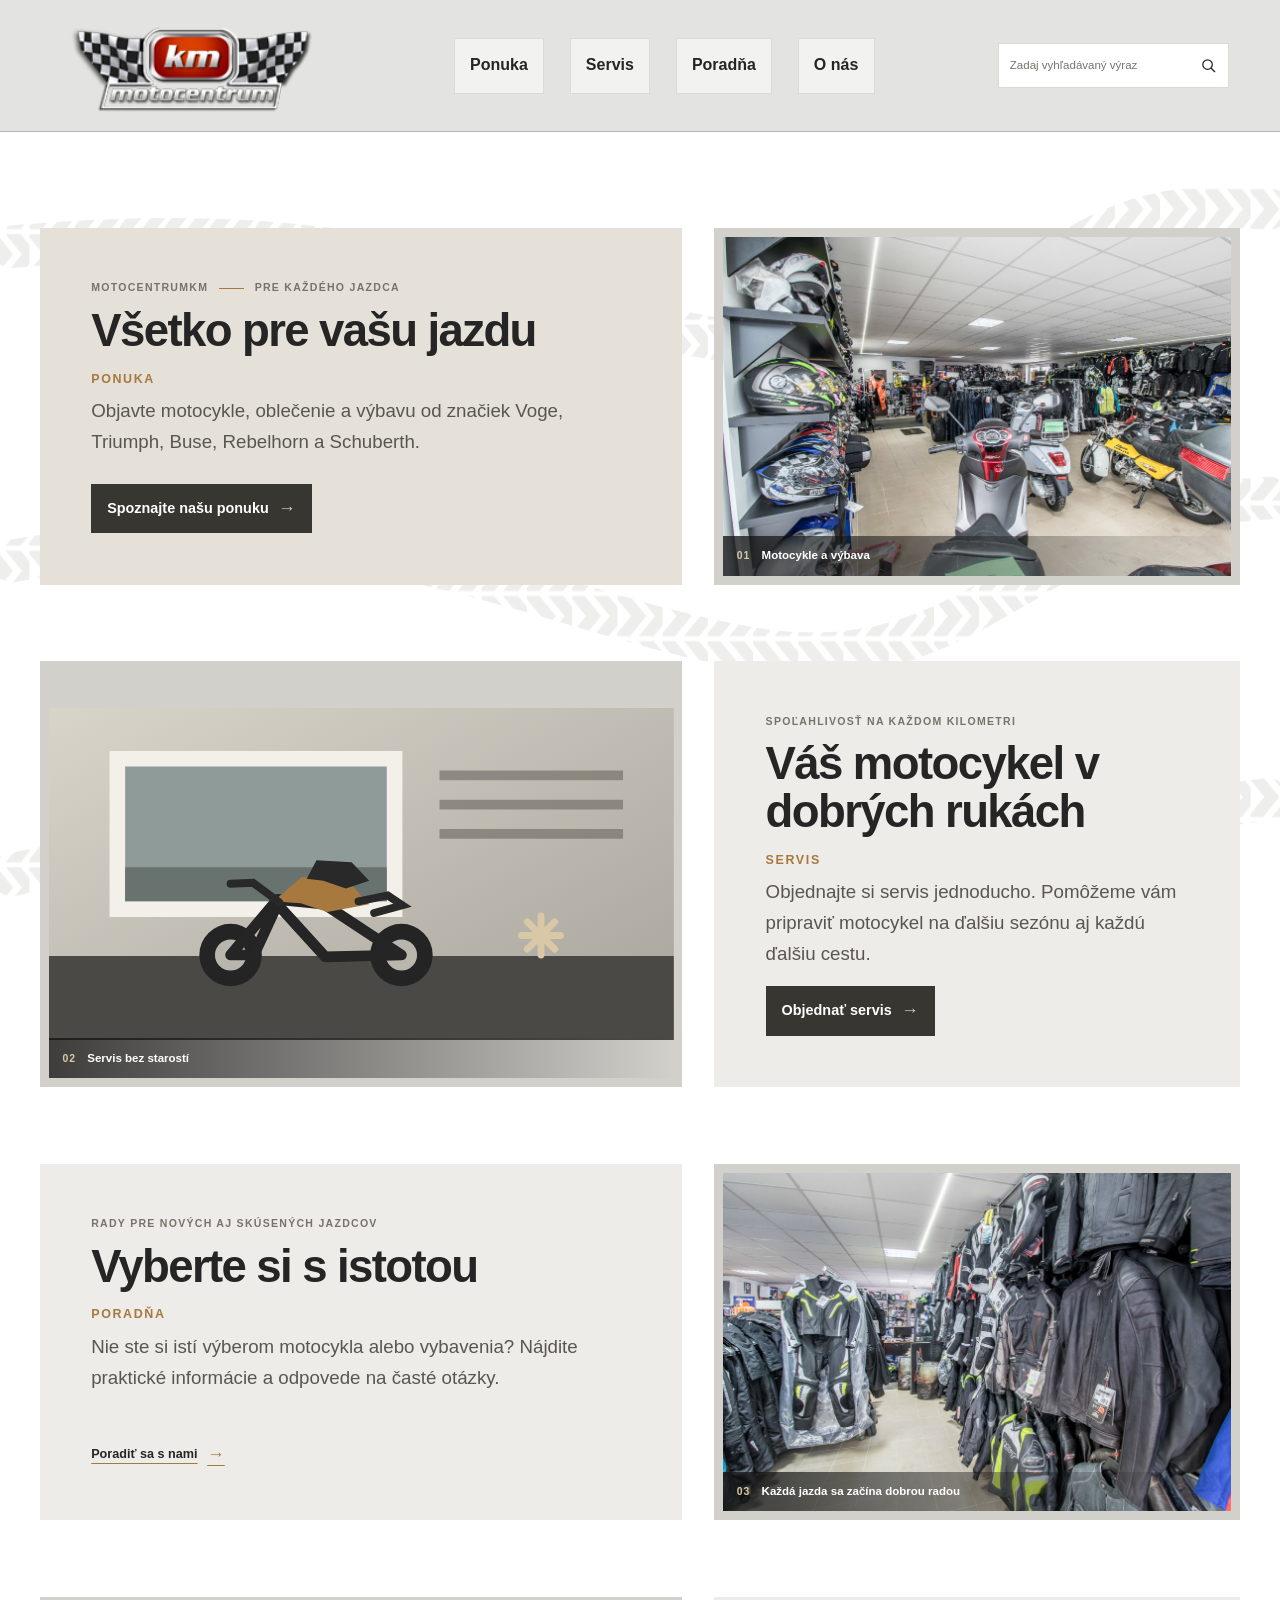
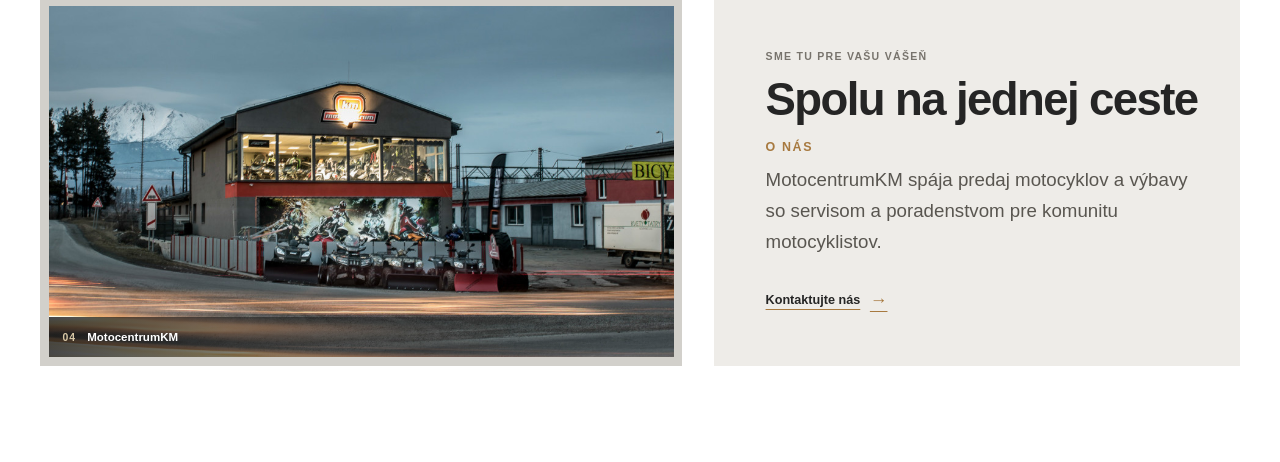
<file: index.html>
<!doctype html>
<html lang="sk">
<head>
  <meta charset="utf-8">
  <meta name="viewport" content="width=device-width, initial-scale=1">
  <meta name="theme-color" content="#f5f3ef">
  <link rel="icon" type="image/svg+xml" href="img/favicon.svg">
  <meta name="description" content="MotocentrumKM – motocykle, výbava, servis a rady pre každého jazdca.">
  <title>MotocentrumKM — Všetko pre vašu jazdu</title>
  <link rel="stylesheet" href="styles.css">
  <script src="script.js" defer></script>
</head>
<body>
  <header class="site-header">
    <a class="brand" href="index.html#uvod" aria-label="MotocentrumKM – úvodná stránka">
      <img src="img/logo.png" alt="">
    </a>

    <nav class="primary-navigation" id="primary-navigation" aria-label="Hlavná navigácia">
      <a href="ponuka.html">Ponuka</a>
      <a href="servis.html">Servis</a>
      <a href="poradna.html">Poradňa</a>
      <a href="about.html">O nás</a>
    </nav>

    <form class="site-search" role="search">
      <label class="visually-hidden" for="site-search-input">Zadaj vyhľadávaný výraz</label>
      <input id="site-search-input" name="q" type="search" placeholder="Zadaj vyhľadávaný výraz">
      <button type="submit" aria-label="Vyhľadať">
        <svg viewBox="0 0 24 24" aria-hidden="true">
          <circle cx="10.8" cy="10.8" r="6.8"></circle>
          <path d="m16 16 5 5"></path>
        </svg>
      </button>
    </form>

    <button class="menu-toggle" type="button" aria-expanded="false" aria-controls="primary-navigation">
      <span class="menu-toggle-lines" aria-hidden="true"></span>
      <span class="visually-hidden">Otvoriť navigáciu</span>
    </button>
  </header>

  <main id="uvod">
    <p class="search-status" aria-live="polite"></p>

    <div class="content-grid">
      <section class="feature-copy" id="ponuka" aria-labelledby="ponuka-title">
        <p class="eyebrow">MotocentrumKM <span></span> Pre každého jazdca</p>
        <h1 id="ponuka-title">Všetko pre vašu jazdu</h1>
        <p class="section-label">Ponuka</p>
        <p>Objavte motocykle, oblečenie a výbavu od značiek Voge, Triumph, Buse, Rebelhorn a Schuberth.</p>
        <a class="text-link" href="ponuka.html">Spoznajte našu ponuku <span aria-hidden="true">→</span></a>
      </section>

      <figure class="feature-visual visual-bikes">
        <img src="img/Predajna.jpg" alt="Predajňa MotocentrumKM">
        <figcaption><span>01</span> Motocykle a výbava</figcaption>
      </figure>

      <figure class="feature-visual visual-service">
        <svg viewBox="0 0 640 340" role="img" aria-labelledby="service-title">
          <title id="service-title">Starostlivosť o motocykel v servise</title>
          <defs>
            <linearGradient id="service-wall" x1="0" y1="0" x2="1" y2="1">
              <stop stop-color="#d9d4ca"></stop>
              <stop offset="1" stop-color="#a8a49b"></stop>
            </linearGradient>
          </defs>
          <rect width="640" height="340" fill="url(#service-wall)"></rect>
          <path d="M0 254h640v86H0z" fill="#4a4945"></path>
          <path d="M62 44h300v170H62z" fill="#f3f0e9"></path>
          <path d="M78 60h268v138H78z" fill="#8f9b99"></path>
          <path d="M78 163h268v35H78z" fill="#68736f"></path>
          <path d="M400 64h188v10H400zM400 94h188v10H400zM400 124h188v10H400z" fill="#77736c" opacity=".7"></path>
          <g transform="translate(152 132)">
            <circle cx="34" cy="121" r="32" fill="#242424"></circle>
            <circle cx="34" cy="121" r="16" fill="#b9b6ae"></circle>
            <circle cx="209" cy="121" r="32" fill="#242424"></circle>
            <circle cx="209" cy="121" r="16" fill="#b9b6ae"></circle>
            <path d="m34 121 48-57 48 5 79 52-78 2-49-54-24 52Z" fill="none" stroke="#252525" stroke-linecap="round" stroke-linejoin="round" stroke-width="11"></path>
            <path d="m78 66 29-25 46 3 23 25-43 8-27-9Z" fill="#a7793f"></path>
            <path d="m112 43 10-19 36 2 18 19-24 8-23-8Z" fill="#292929"></path>
            <path d="m165 66 30-6 15 10-29 8M84 67 57 47l-23 1" fill="none" stroke="#292929" stroke-linecap="round" stroke-width="8"></path>
          </g>
          <path d="M504 213v40m-20-20h40m-34-14 28 28m0-28-28 28" stroke="#d8c8a6" stroke-linecap="round" stroke-width="7"></path>
        </svg>
        <figcaption><span>02</span> Servis bez starostí</figcaption>
      </figure>

      <section class="feature-copy" id="servis" aria-labelledby="servis-title">
        <p class="eyebrow">Spoľahlivosť na každom kilometri</p>
        <h2 id="servis-title">Váš motocykel v dobrých rukách</h2>
        <p class="section-label">Servis</p>
        <p>Objednajte si servis jednoducho. Pomôžeme vám pripraviť motocykel na ďalšiu sezónu aj každú ďalšiu cestu.</p>
        <a class="text-link" href="servis.html#servisny-formular">Objednať servis <span aria-hidden="true">→</span></a>
      </section>

      <section class="feature-copy" id="poradna" aria-labelledby="poradna-title">
        <p class="eyebrow">Rady pre nových aj skúsených jazdcov</p>
        <h2 id="poradna-title">Vyberte si s istotou</h2>
        <p class="section-label">Poradňa</p>
        <p>Nie ste si istí výberom motocykla alebo vybavenia? Nájdite praktické informácie a odpovede na časté otázky.</p>
        <a class="text-link" href="poradna.html">Poradiť sa s nami <span aria-hidden="true">→</span></a>
      </section>

      <figure class="feature-visual visual-advice">
        <img src="img/Poradna.jpg" alt="Poradňa MotocentrumKM">
        <figcaption><span>03</span> Každá jazda sa začína dobrou radou</figcaption>
      </figure>

      <figure class="feature-visual visual-about">
        <img src="img/Firma.jpg" alt="Firma MotocentrumKM">
        <figcaption><span>04</span> MotocentrumKM</figcaption>
      </figure>

      <section class="feature-copy" id="o-nas" aria-labelledby="o-nas-title">
        <p class="eyebrow">Sme tu pre vašu vášeň</p>
        <h2 id="o-nas-title">Spolu na jednej ceste</h2>
        <p class="section-label">O nás</p>
        <p>MotocentrumKM spája predaj motocyklov a výbavy so servisom a poradenstvom pre komunitu motocyklistov.</p>
        <a class="text-link" href="about.html">Kontaktujte nás <span aria-hidden="true">→</span></a>
      </section>
    </div>
  </main>
</body>
</html>
</file>
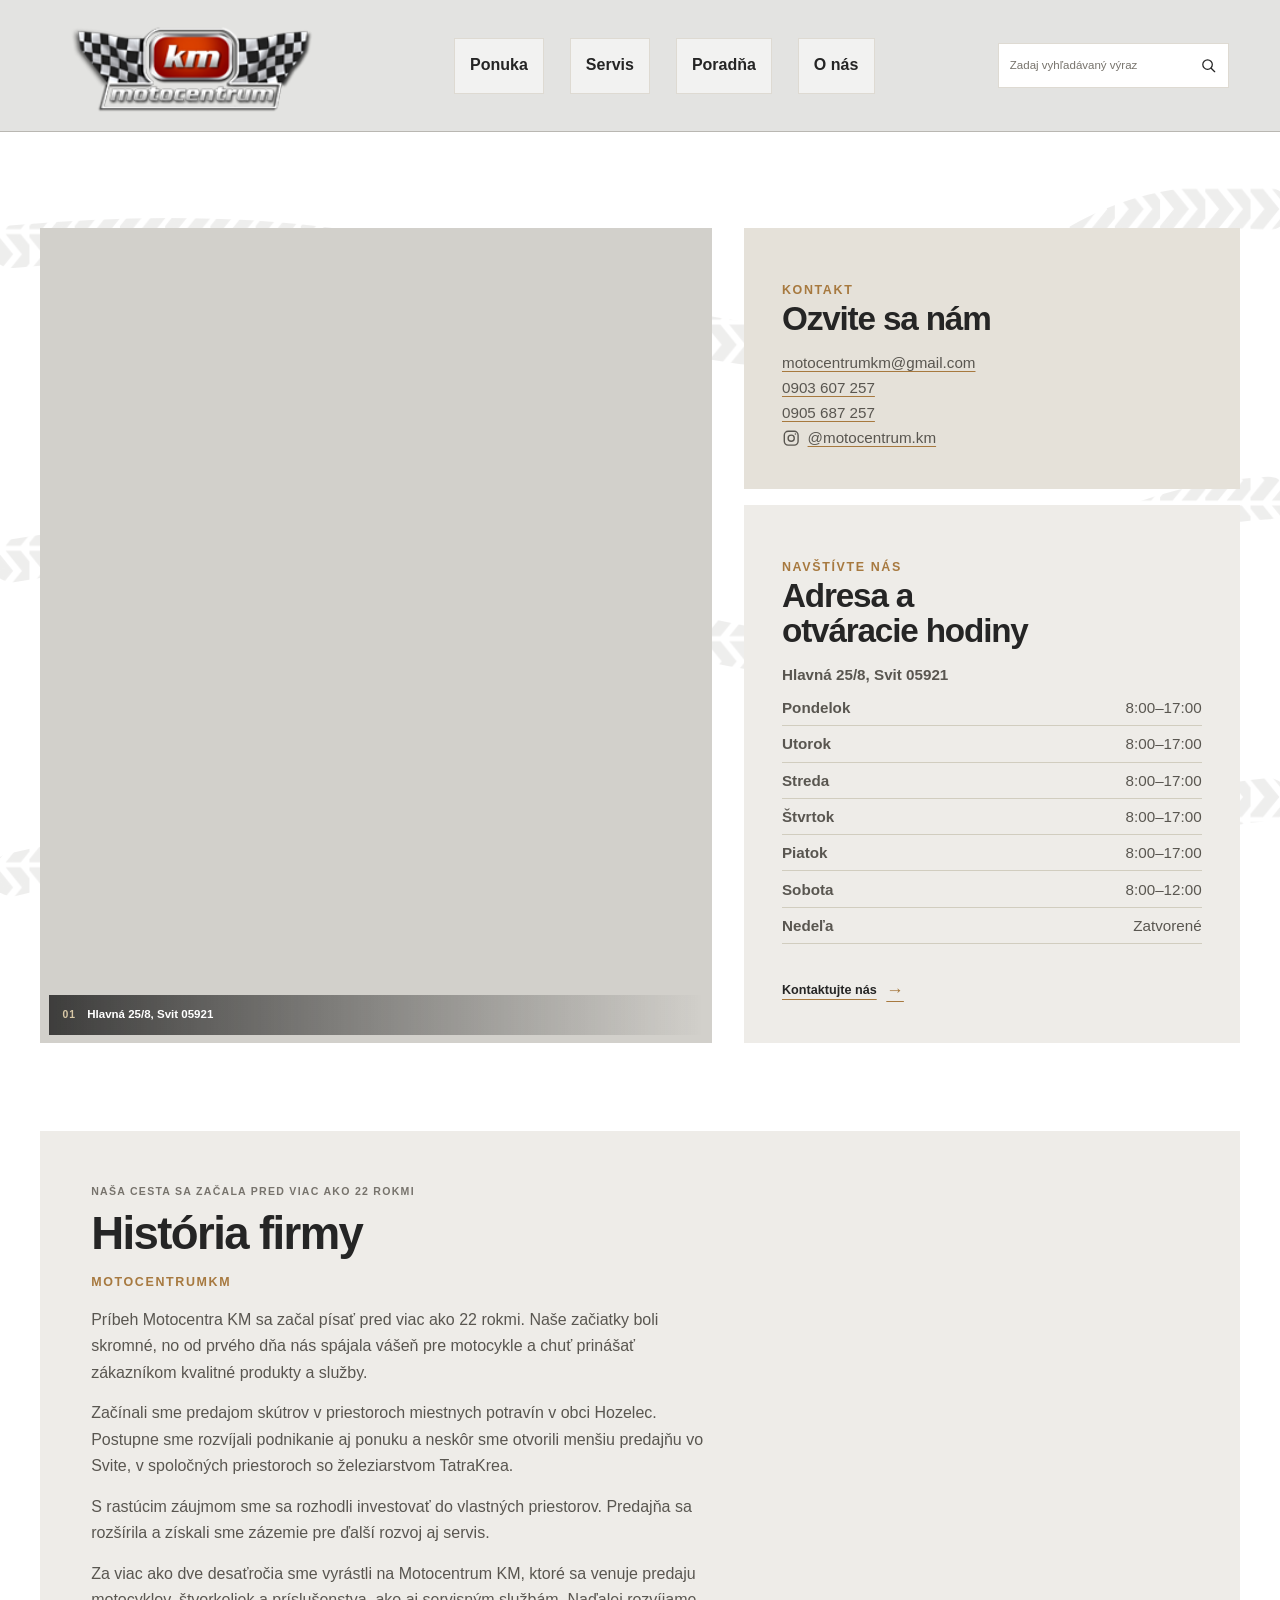
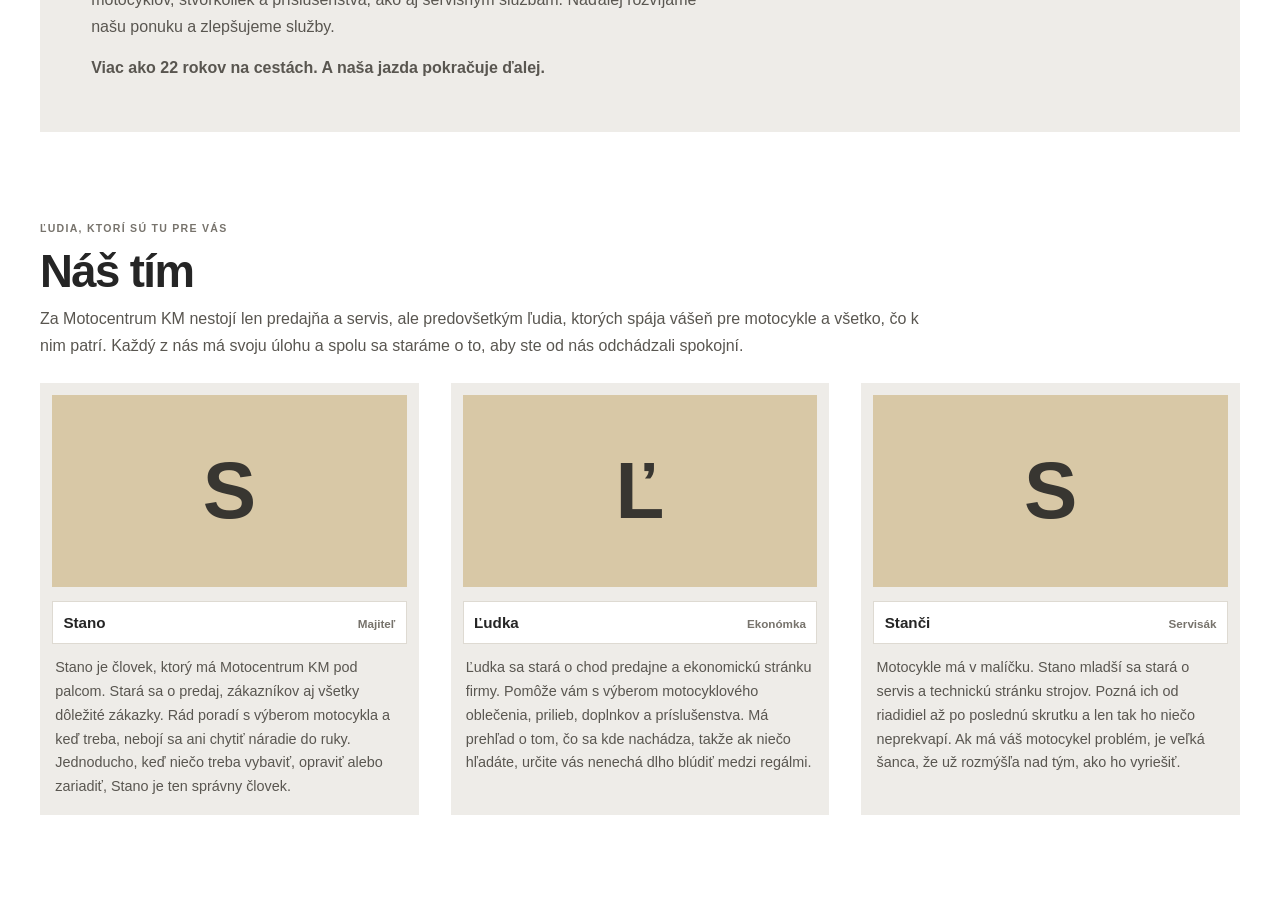
<file: about.html>
<!doctype html>
<html lang="sk">
<head>
  <meta charset="utf-8">
  <meta name="viewport" content="width=device-width, initial-scale=1">
  <meta name="theme-color" content="#f5f3ef">
  <link rel="icon" type="image/svg+xml" href="img/favicon.svg">
  <meta name="description" content="Spoznajte MotocentrumKM, jeho príbeh, tím a kontaktné možnosti.">
  <title>O nás — MotocentrumKM</title>
  <link rel="stylesheet" href="styles.css">
  <script src="script.js" defer></script>
</head>
<body>
  <header class="site-header">
    <a class="brand" href="index.html#uvod" aria-label="MotocentrumKM – úvodná stránka">
      <img src="img/logo.png" alt="">
    </a>

    <nav class="primary-navigation" id="primary-navigation" aria-label="Hlavná navigácia">
      <a href="ponuka.html">Ponuka</a>
      <a href="servis.html">Servis</a>
      <a href="poradna.html">Poradňa</a>
      <a href="about.html" aria-current="page">O nás</a>
    </nav>

    <form class="site-search" role="search">
      <label class="visually-hidden" for="site-search-input">Zadaj vyhľadávaný výraz</label>
      <input id="site-search-input" name="q" type="search" placeholder="Zadaj vyhľadávaný výraz">
      <button type="submit" aria-label="Vyhľadať">
        <svg viewBox="0 0 24 24" aria-hidden="true">
          <circle cx="10.8" cy="10.8" r="6.8"></circle>
          <path d="m16 16 5 5"></path>
        </svg>
      </button>
    </form>

    <button class="menu-toggle" type="button" aria-expanded="false" aria-controls="primary-navigation">
      <span class="menu-toggle-lines" aria-hidden="true"></span>
      <span class="visually-hidden">Otvoriť navigáciu</span>
    </button>
  </header>

  <main>
    <p class="search-status" aria-live="polite"></p>

    <section class="about-intro" aria-label="Kontakt a predajňa">
      <figure class="feature-visual about-photo">
        <iframe
          class="about-map"
          src="https://www.google.com/maps/embed?pb=!1m18!1m12!1m3!1d2614.4310313280976!2d20.187573077457028!3d49.05944097136023!2m3!1f0!2f0!3f0!3m2!1i1024!2i768!4f13.1!3m3!1m2!1s0x473e2586f9c67217%3A0x2eb6f4efe35b5233!2sHlavn%C3%A1%208%2F25%2C%20059%2021%20Svit!5e0!3m2!1ssk!2ssk!4v1792862657421!5m2!1ssk!2ssk"
          title="Mapa predajne MotocentrumKM"
          loading="lazy"
          referrerpolicy="no-referrer-when-downgrade"
          allowfullscreen>
        </iframe>
        <figcaption><span>01</span> Hlavná 25/8, Svit 05921</figcaption>
      </figure>

      <div class="about-contact">
        <section class="about-contact-card">
          <p class="section-label">Kontakt</p>
          <h1>Ozvite sa nám</h1>
          <a href="mailto:motocentrumkm@gmail.com">motocentrumkm@gmail.com</a>
          <a href="tel:+421903607257">0903 607 257</a>
          <a href="tel:+421905687257">0905 687 257</a>
          <a class="instagram-link" href="https://www.instagram.com/motocentrum.km/" target="_blank" rel="noopener noreferrer">
            <svg viewBox="0 0 24 24" aria-hidden="true" focusable="false">
              <rect x="3" y="3" width="18" height="18" rx="5"></rect>
              <circle cx="12" cy="12" r="4"></circle>
              <circle class="instagram-dot" cx="17.5" cy="6.5" r="1"></circle>
            </svg>
            <span>@motocentrum.km</span>
          </a>
        </section>
        <section class="about-contact-card">
          <p class="section-label">Navštívte nás</p>
          <h2>Adresa a otváracie hodiny</h2>
          <p class="about-address">Hlavná 25/8, Svit 05921</p>
          <table class="opening-hours">
            <tbody>
              <tr><th scope="row">Pondelok</th><td>8:00–17:00</td></tr>
              <tr><th scope="row">Utorok</th><td>8:00–17:00</td></tr>
              <tr><th scope="row">Streda</th><td>8:00–17:00</td></tr>
              <tr><th scope="row">Štvrtok</th><td>8:00–17:00</td></tr>
              <tr><th scope="row">Piatok</th><td>8:00–17:00</td></tr>
              <tr><th scope="row">Sobota</th><td>8:00–12:00</td></tr>
              <tr><th scope="row">Nedeľa</th><td>Zatvorené</td></tr>
            </tbody>
          </table>
          <a class="text-link" href="mailto:motocentrumkm@gmail.com">Kontaktujte nás <span aria-hidden="true">→</span></a>
        </section>
      </div>
    </section>

    <section class="about-section about-history feature-copy" aria-labelledby="history-title">
      <p class="eyebrow">Naša cesta sa začala pred viac ako 22 rokmi</p>
      <h2 id="history-title">História firmy</h2>
      <p class="section-label">MotocentrumKM</p>
      <p>Príbeh Motocentra KM sa začal písať pred viac ako 22 rokmi. Naše začiatky boli skromné, no od prvého dňa nás spájala vášeň pre motocykle a chuť prinášať zákazníkom kvalitné produkty a služby.</p>
      <p>Začínali sme predajom skútrov v priestoroch miestnych potravín v obci Hozelec. Postupne sme rozvíjali podnikanie aj ponuku a neskôr sme otvorili menšiu predajňu vo Svite, v spoločných priestoroch so železiarstvom TatraKrea.</p>
      <p>S rastúcim záujmom sme sa rozhodli investovať do vlastných priestorov. Predajňa sa rozšírila a získali sme zázemie pre ďalší rozvoj aj servis.</p>
      <p>Za viac ako dve desaťročia sme vyrástli na Motocentrum KM, ktoré sa venuje predaju motocyklov, štvorkoliek a príslušenstva, ako aj servisným službám. Naďalej rozvíjame našu ponuku a zlepšujeme služby.</p>
      <p class="about-motto">Viac ako 22 rokov na cestách. A naša jazda pokračuje ďalej.</p>
    </section>

    <section class="about-section about-team" aria-labelledby="team-title">
      <p class="eyebrow">Ľudia, ktorí sú tu pre vás</p>
      <h2 id="team-title">Náš tím</h2>
      <p class="about-team-intro">Za Motocentrum KM nestojí len predajňa a servis, ale predovšetkým ľudia, ktorých spája vášeň pre motocykle a všetko, čo k nim patrí. Každý z nás má svoju úlohu a spolu sa staráme o to, aby ste od nás odchádzali spokojní.</p>

      <div class="about-team-grid">
        <article class="team-card">
          <div class="team-portrait" aria-hidden="true">S</div>
          <h3>Stano <span>Majiteľ</span></h3>
          <p>Stano je človek, ktorý má Motocentrum KM pod palcom. Stará sa o predaj, zákazníkov aj všetky dôležité zákazky. Rád poradí s výberom motocykla a keď treba, nebojí sa ani chytiť náradie do ruky. Jednoducho, keď niečo treba vybaviť, opraviť alebo zariadiť, Stano je ten správny človek.</p>
        </article>
        <article class="team-card">
          <div class="team-portrait" aria-hidden="true">Ľ</div>
          <h3>Ľudka <span>Ekonómka</span></h3>
          <p>Ľudka sa stará o chod predajne a ekonomickú stránku firmy. Pomôže vám s výberom motocyklového oblečenia, prilieb, doplnkov a príslušenstva. Má prehľad o tom, čo sa kde nachádza, takže ak niečo hľadáte, určite vás nenechá dlho blúdiť medzi regálmi.</p>
        </article>
        <article class="team-card">
          <div class="team-portrait" aria-hidden="true">S</div>
          <h3>Stanči <span>Servisák</span></h3>
          <p>Motocykle má v malíčku. Stano mladší sa stará o servis a technickú stránku strojov. Pozná ich od riadidiel až po poslednú skrutku a len tak ho niečo neprekvapí. Ak má váš motocykel problém, je veľká šanca, že už rozmýšľa nad tým, ako ho vyriešiť.</p>
        </article>
      </div>
    </section>
  </main>
</body>
</html>
</file>
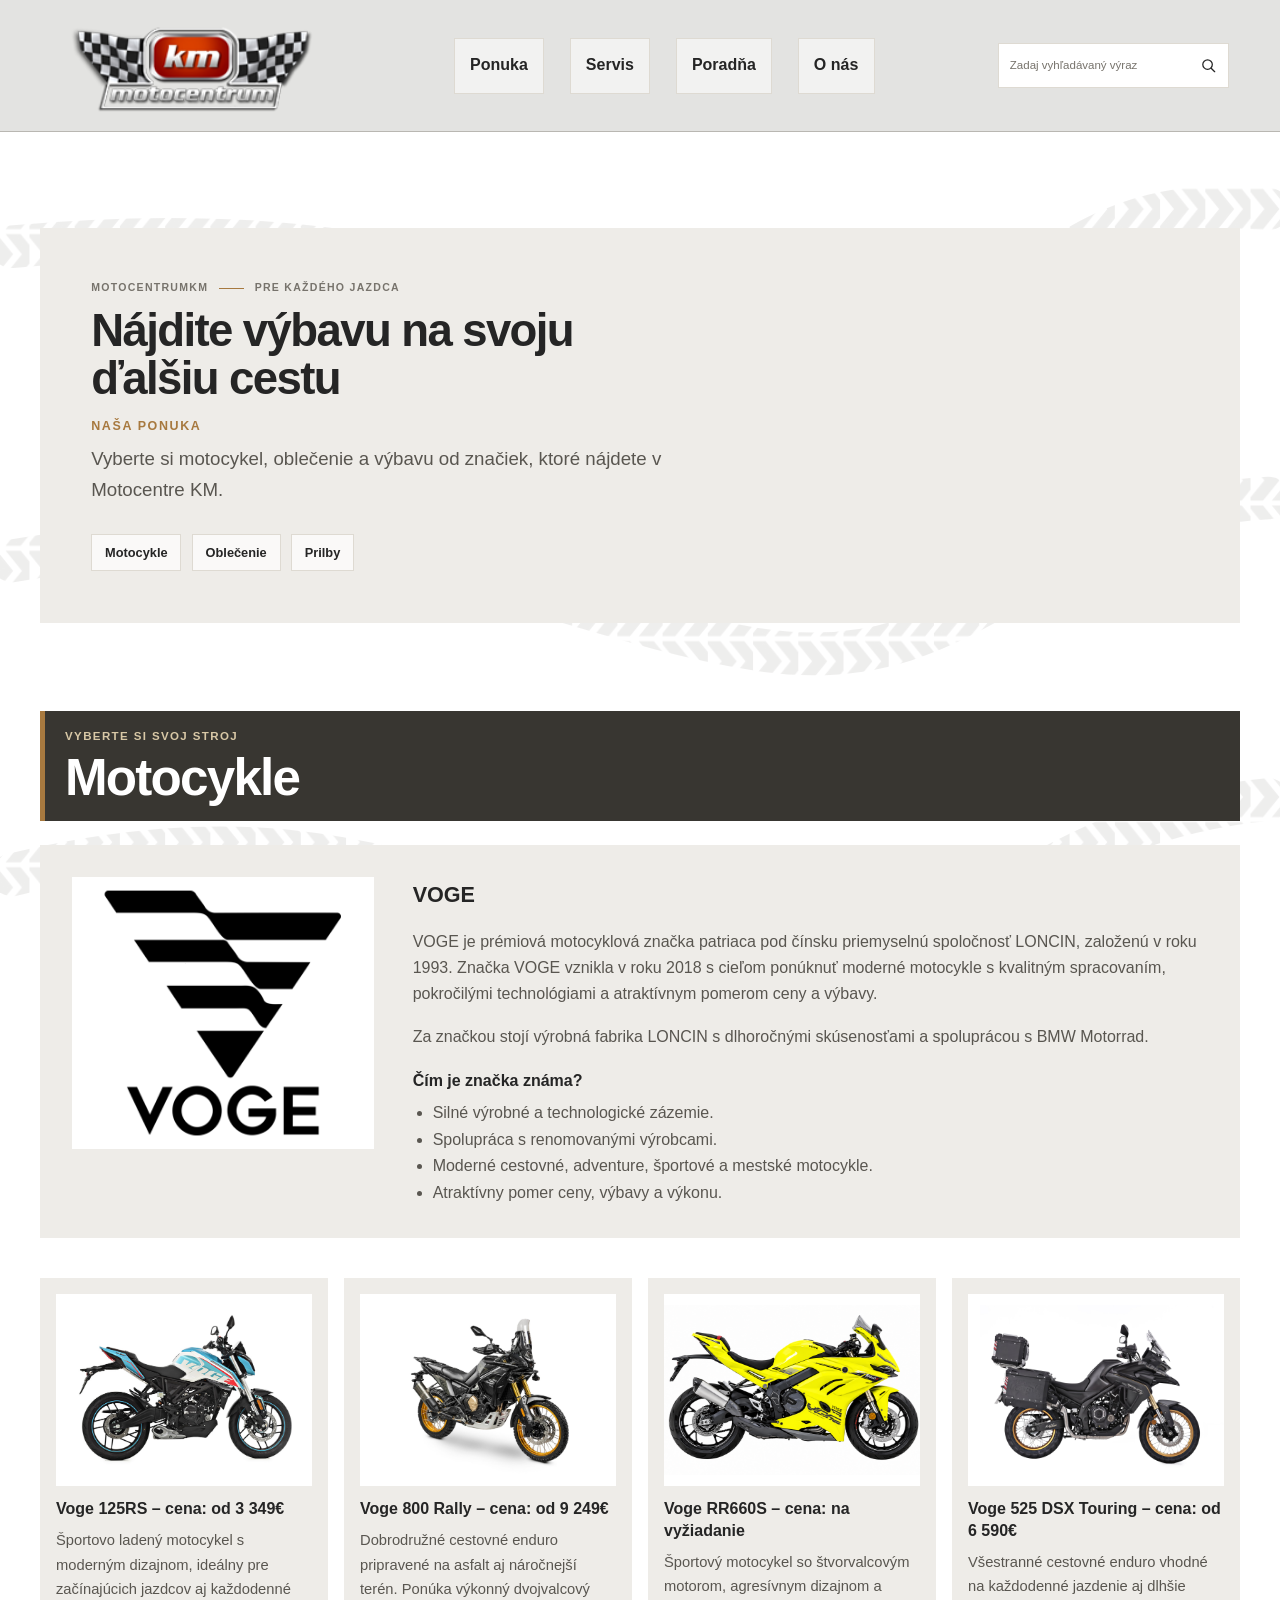
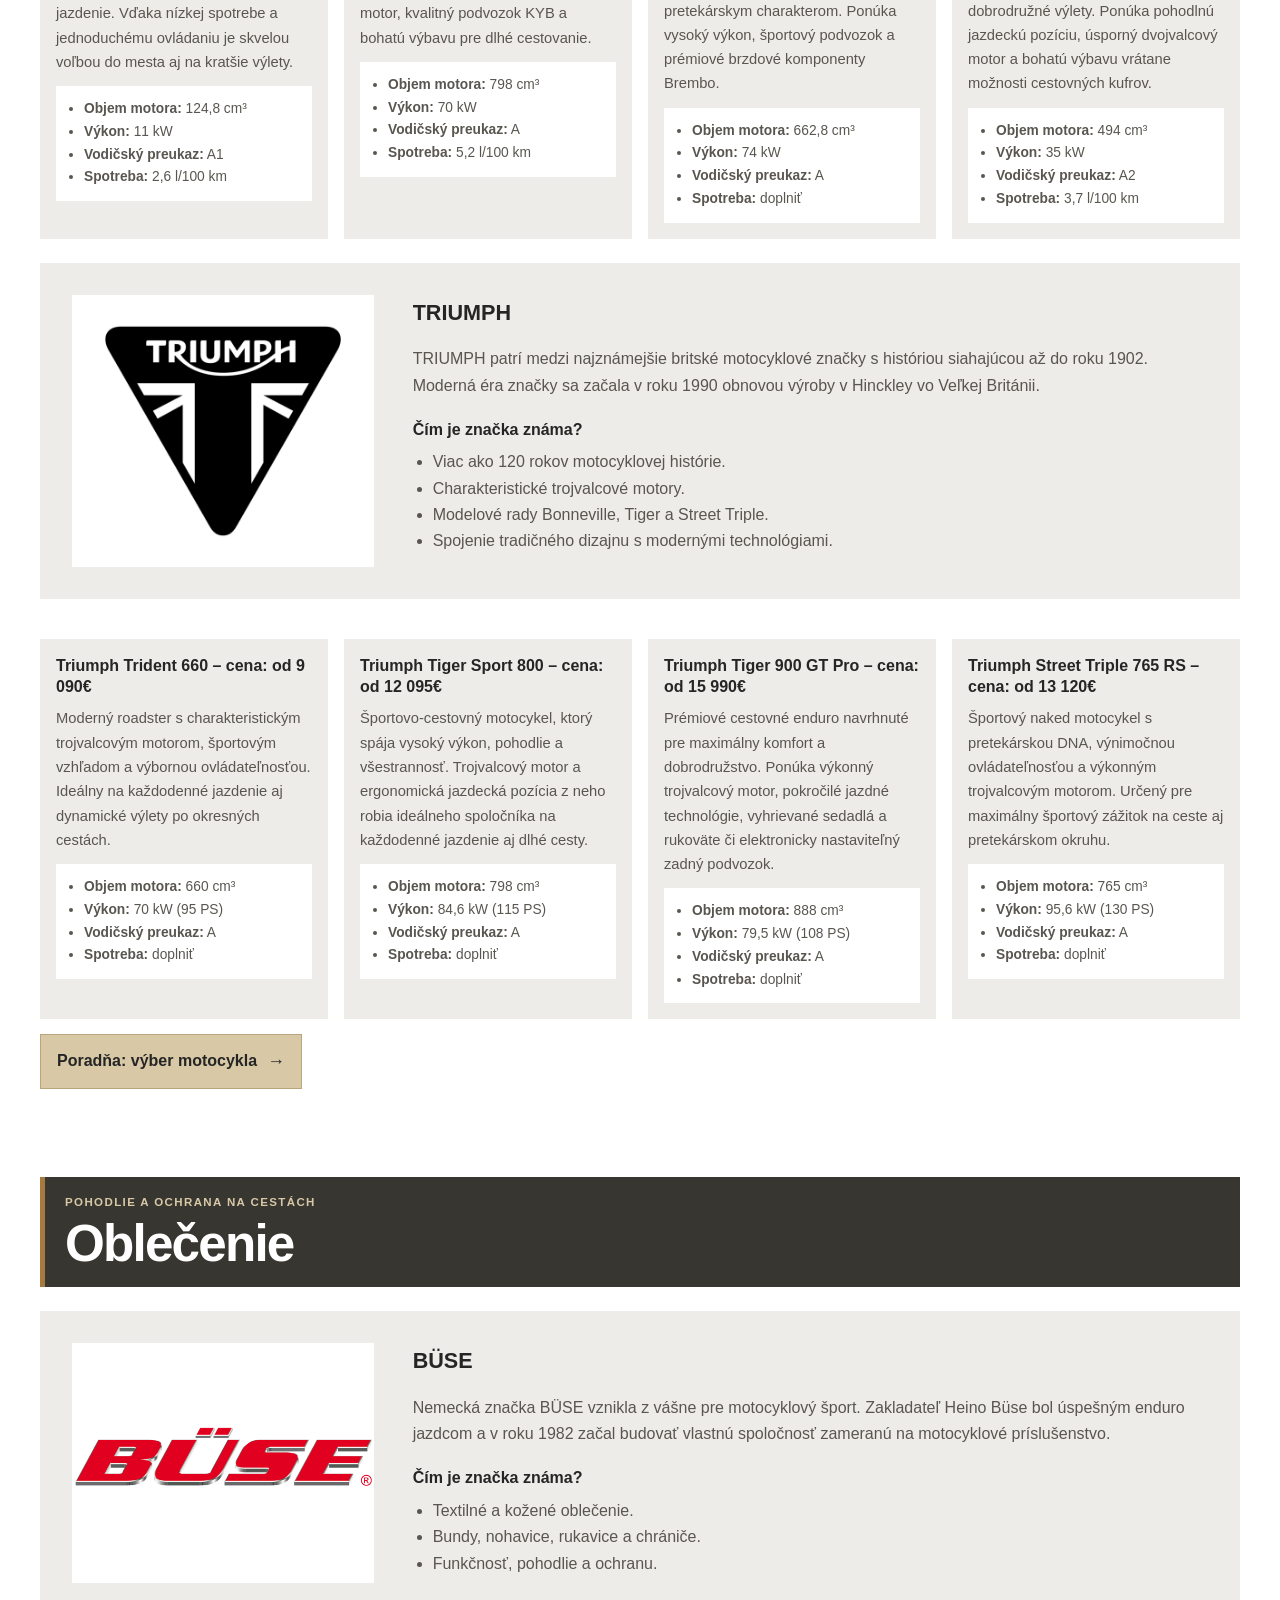
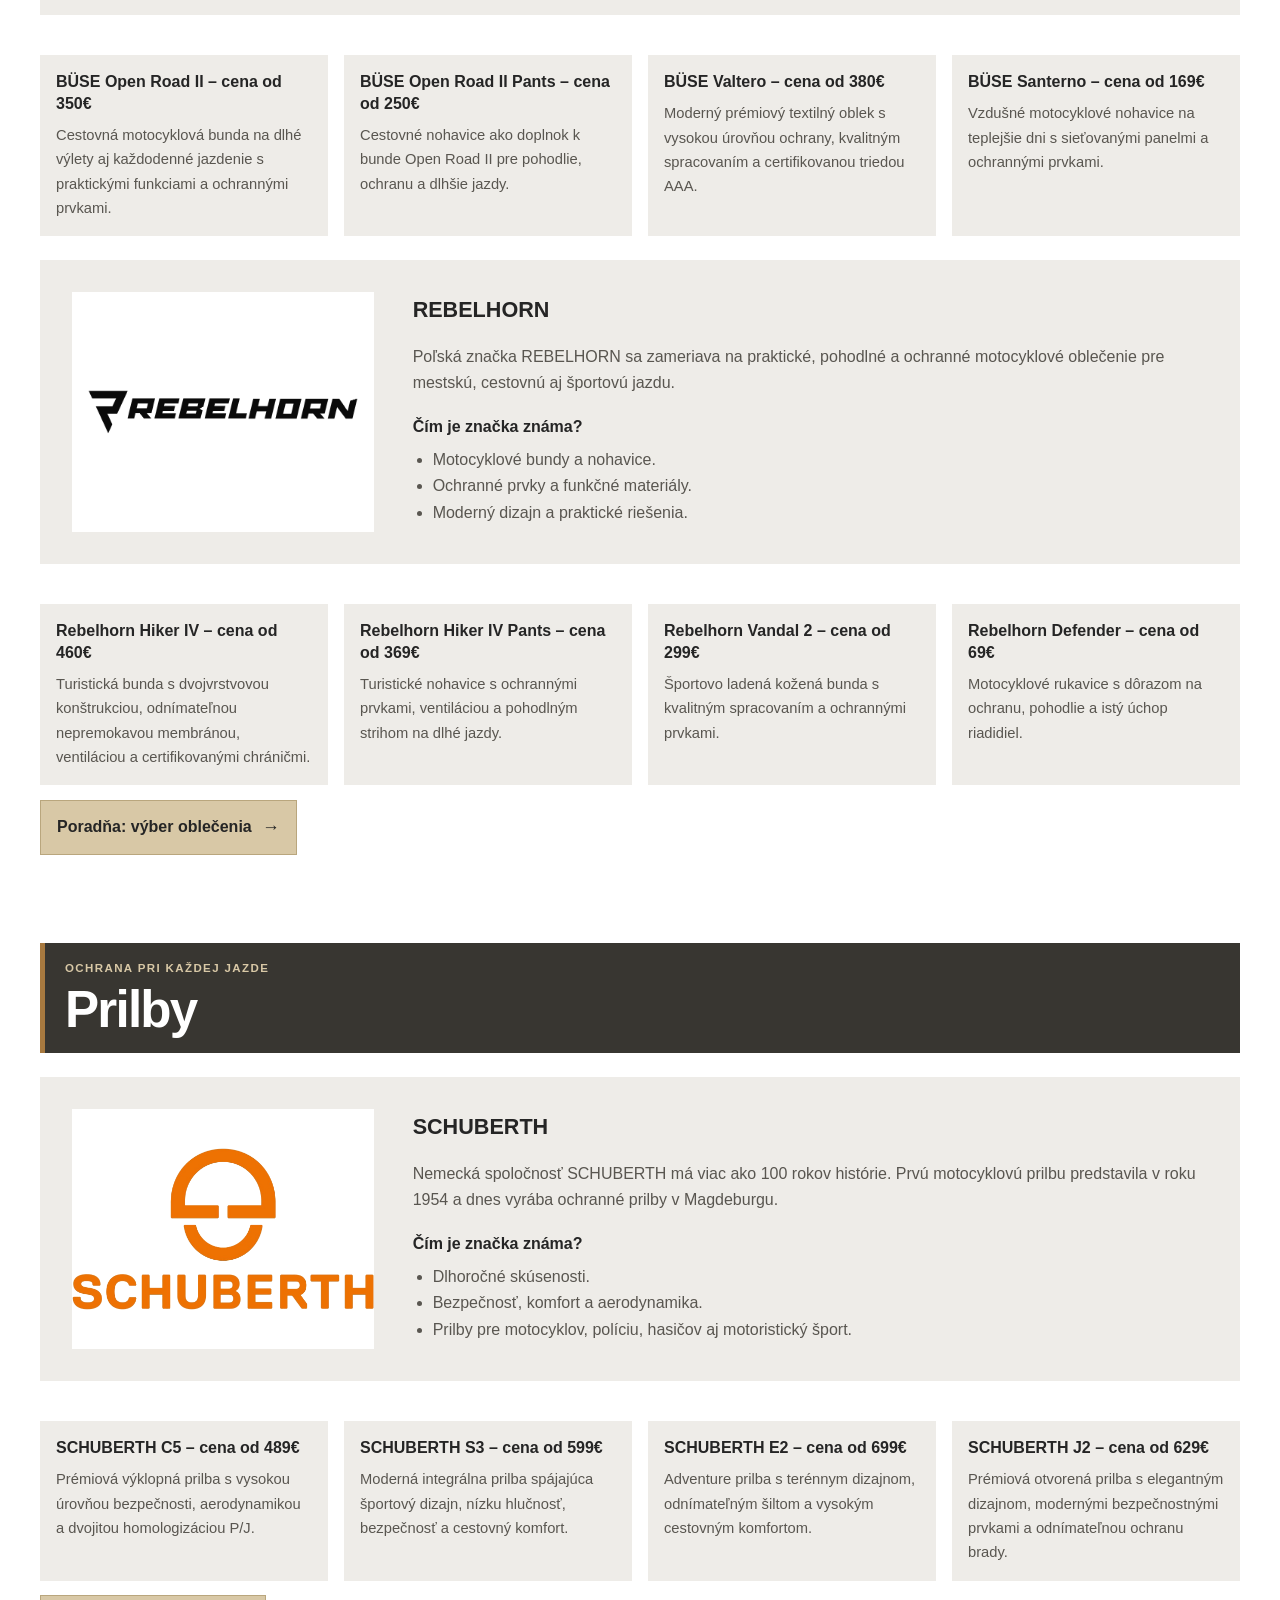
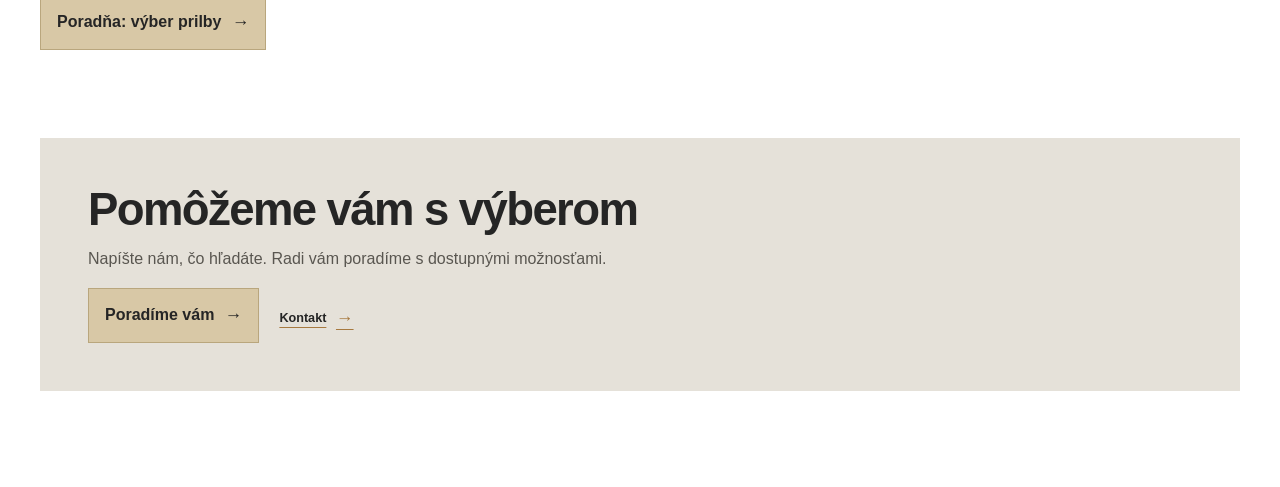
<file: ponuka.html>
<!doctype html>
<html lang="sk">
<head>
  <meta charset="utf-8">
  <meta name="viewport" content="width=device-width, initial-scale=1">
  <meta name="theme-color" content="#f5f3ef">
  <meta name="description" content="Motocykle, oblečenie a výbava značiek Voge, Triumph, Buse, Rebelhorn a Schuberth.">
  <title>Ponuka — MotocentrumKM</title>
  <link rel="icon" type="image/svg+xml" href="img/favicon.svg">
  <link rel="stylesheet" href="styles.css">
  <script src="script.js" defer></script>
</head>
<body>
  <header class="site-header">
    <a class="brand" href="index.html#uvod" aria-label="MotocentrumKM – úvodná stránka"><img src="img/logo.png" alt=""></a>
    <nav class="primary-navigation" id="primary-navigation" aria-label="Hlavná navigácia">
      <a href="ponuka.html" aria-current="page">Ponuka</a><a href="servis.html">Servis</a><a href="poradna.html">Poradňa</a><a href="about.html">O nás</a>
    </nav>
    <form class="site-search" role="search"><label class="visually-hidden" for="site-search-input">Zadaj vyhľadávaný výraz</label><input id="site-search-input" name="q" type="search" placeholder="Zadaj vyhľadávaný výraz"><button type="submit" aria-label="Vyhľadať"><svg viewBox="0 0 24 24" aria-hidden="true"><circle cx="10.8" cy="10.8" r="6.8"></circle><path d="m16 16 5 5"></path></svg></button></form>
    <button class="menu-toggle" type="button" aria-expanded="false" aria-controls="primary-navigation"><span class="menu-toggle-lines" aria-hidden="true"></span><span class="visually-hidden">Otvoriť navigáciu</span></button>
  </header>
  <main>
    <p class="search-status" aria-live="polite"></p>
    <section class="page-intro feature-copy" aria-labelledby="offer-title">
      <p class="eyebrow">MotocentrumKM <span></span> Pre každého jazdca</p>
      <h1 id="offer-title">Nájdite výbavu na svoju ďalšiu cestu</h1>
      <p class="section-label">Naša ponuka</p>
      <p>Vyberte si motocykel, oblečenie a výbavu od značiek, ktoré nájdete v Motocentre KM.</p>
      <div class="page-shortcuts"><a href="#motocykle">Motocykle</a><a href="#oblecenie">Oblečenie</a><a href="#prilby">Prilby</a></div>
    </section>

    <section class="offer-section" id="motocykle" aria-labelledby="motorcycles-title">
      <div class="page-section-heading"><p class="eyebrow">Vyberte si svoj stroj</p><h2 id="motorcycles-title">Motocykle</h2></div>
      <article class="offer-brand-profile" id="voge">
        <div class="offer-brand-overview"><figure class="offer-brand-logo"><img src="img/Voge.png" alt="Logo VOGE"></figure><div class="offer-brand-copy"><h3>VOGE</h3><p>VOGE je prémiová motocyklová značka patriaca pod čínsku priemyselnú spoločnosť LONCIN, založenú v roku 1993. Značka VOGE vznikla v roku 2018 s cieľom ponúknuť moderné motocykle s kvalitným spracovaním, pokročilými technológiami a atraktívnym pomerom ceny a výbavy.</p><p>Za značkou stojí výrobná fabrika LONCIN s dlhoročnými skúsenosťami a spoluprácou s BMW Motorrad.</p><h4>Čím je značka známa?</h4><ul><li>Silné výrobné a technologické zázemie.</li><li>Spolupráca s renomovanými výrobcami.</li><li>Moderné cestovné, adventure, športové a mestské motocykle.</li><li>Atraktívny pomer ceny, výbavy a výkonu.</li></ul></div></div>
        <div class="brand-product-grid">
          <article class="brand-product-card"><img src="img/Voge2.png" alt="Voge 125RS"><h4>Voge 125RS – cena: od 3 349€</h4><p>Športovo ladený motocykel s moderným dizajnom, ideálny pre začínajúcich jazdcov aj každodenné jazdenie. Vďaka nízkej spotrebe a jednoduchému ovládaniu je skvelou voľbou do mesta aj na kratšie výlety.</p><ul class="product-specs"><li><strong>Objem motora:</strong> 124,8 cm³</li><li><strong>Výkon:</strong> 11 kW</li><li><strong>Vodičský preukaz:</strong> A1</li><li><strong>Spotreba:</strong> 2,6 l/100 km</li></ul></article>
          <article class="brand-product-card"><img src="img/Voge3.jpg" alt="Voge 800 Rally"><h4>Voge 800 Rally – cena: od 9 249€</h4><p>Dobrodružné cestovné enduro pripravené na asfalt aj náročnejší terén. Ponúka výkonný dvojvalcový motor, kvalitný podvozok KYB a bohatú výbavu pre dlhé cestovanie.</p><ul class="product-specs"><li><strong>Objem motora:</strong> 798 cm³</li><li><strong>Výkon:</strong> 70 kW</li><li><strong>Vodičský preukaz:</strong> A</li><li><strong>Spotreba:</strong> 5,2 l/100 km</li></ul></article>
          <article class="brand-product-card"><img src="img/Voge8.png" alt="Voge RR660S"><h4>Voge RR660S – cena: na vyžiadanie</h4><p>Športový motocykel so štvorvalcovým motorom, agresívnym dizajnom a pretekárskym charakterom. Ponúka vysoký výkon, športový podvozok a prémiové brzdové komponenty Brembo.</p><ul class="product-specs"><li><strong>Objem motora:</strong> 662,8 cm³</li><li><strong>Výkon:</strong> 74 kW</li><li><strong>Vodičský preukaz:</strong> A</li><li><strong>Spotreba:</strong> doplniť</li></ul></article>
          <article class="brand-product-card"><img src="img/Voge6.jpg" alt="Voge 525 DSX Touring"><h4>Voge 525 DSX Touring – cena: od 6 590€</h4><p>Všestranné cestovné enduro vhodné na každodenné jazdenie aj dlhšie dobrodružné výlety. Ponúka pohodlnú jazdeckú pozíciu, úsporný dvojvalcový motor a bohatú výbavu vrátane možnosti cestovných kufrov.</p><ul class="product-specs"><li><strong>Objem motora:</strong> 494 cm³</li><li><strong>Výkon:</strong> 35 kW</li><li><strong>Vodičský preukaz:</strong> A2</li><li><strong>Spotreba:</strong> 3,7 l/100 km</li></ul></article>
        </div>
      </article>

      <article class="offer-brand-profile" id="triumph">
        <div class="offer-brand-overview"><figure class="offer-brand-logo"><img src="img/Triumph.png" alt="Logo TRIUMPH"></figure><div class="offer-brand-copy"><h3>TRIUMPH</h3><p>TRIUMPH patrí medzi najznámejšie britské motocyklové značky s históriou siahajúcou až do roku 1902. Moderná éra značky sa začala v roku 1990 obnovou výroby v Hinckley vo Veľkej Británii.</p><h4>Čím je značka známa?</h4><ul><li>Viac ako 120 rokov motocyklovej histórie.</li><li>Charakteristické trojvalcové motory.</li><li>Modelové rady Bonneville, Tiger a Street Triple.</li><li>Spojenie tradičného dizajnu s modernými technológiami.</li></ul></div></div>
        <div class="brand-product-grid">
          <article class="brand-product-card"><h4>Triumph Trident 660 – cena: od 9 090€</h4><p>Moderný roadster s charakteristickým trojvalcovým motorom, športovým vzhľadom a výbornou ovládateľnosťou. Ideálny na každodenné jazdenie aj dynamické výlety po okresných cestách.</p><ul class="product-specs"><li><strong>Objem motora:</strong> 660 cm³</li><li><strong>Výkon:</strong> 70 kW (95 PS)</li><li><strong>Vodičský preukaz:</strong> A</li><li><strong>Spotreba:</strong> doplniť</li></ul></article>
          <article class="brand-product-card"><h4>Triumph Tiger Sport 800 – cena: od 12 095€</h4><p>Športovo-cestovný motocykel, ktorý spája vysoký výkon, pohodlie a všestrannosť. Trojvalcový motor a ergonomická jazdecká pozícia z neho robia ideálneho spoločníka na každodenné jazdenie aj dlhé cesty.</p><ul class="product-specs"><li><strong>Objem motora:</strong> 798 cm³</li><li><strong>Výkon:</strong> 84,6 kW (115 PS)</li><li><strong>Vodičský preukaz:</strong> A</li><li><strong>Spotreba:</strong> doplniť</li></ul></article>
          <article class="brand-product-card"><h4>Triumph Tiger 900 GT Pro – cena: od 15 990€</h4><p>Prémiové cestovné enduro navrhnuté pre maximálny komfort a dobrodružstvo. Ponúka výkonný trojvalcový motor, pokročilé jazdné technológie, vyhrievané sedadlá a rukoväte či elektronicky nastaviteľný zadný podvozok.</p><ul class="product-specs"><li><strong>Objem motora:</strong> 888 cm³</li><li><strong>Výkon:</strong> 79,5 kW (108 PS)</li><li><strong>Vodičský preukaz:</strong> A</li><li><strong>Spotreba:</strong> doplniť</li></ul></article>
          <article class="brand-product-card"><h4>Triumph Street Triple 765 RS – cena: od 13 120€</h4><p>Športový naked motocykel s pretekárskou DNA, výnimočnou ovládateľnosťou a výkonným trojvalcovým motorom. Určený pre maximálny športový zážitok na ceste aj pretekárskom okruhu.</p><ul class="product-specs"><li><strong>Objem motora:</strong> 765 cm³</li><li><strong>Výkon:</strong> 95,6 kW (130 PS)</li><li><strong>Vodičský preukaz:</strong> A</li><li><strong>Spotreba:</strong> doplniť</li></ul></article>
        </div>
      </article>
      <a class="offer-advice-link" href="poradna.html#vyber-motocykla">Poradňa: výber motocykla <span aria-hidden="true">→</span></a>
    </section>

    <section class="offer-section" id="oblecenie" aria-labelledby="clothing-title">
      <div class="page-section-heading"><p class="eyebrow">Pohodlie a ochrana na cestách</p><h2 id="clothing-title">Oblečenie</h2></div>
      <article class="offer-brand-profile" id="buse">
        <div class="offer-brand-overview"><figure class="offer-brand-logo"><img src="img/Buse.png" alt="Logo BÜSE"></figure><div class="offer-brand-copy"><h3>BÜSE</h3><p>Nemecká značka BÜSE vznikla z vášne pre motocyklový šport. Zakladateľ Heino Büse bol úspešným enduro jazdcom a v roku 1982 začal budovať vlastnú spoločnosť zameranú na motocyklové príslušenstvo.</p><h4>Čím je značka známa?</h4><ul><li>Textilné a kožené oblečenie.</li><li>Bundy, nohavice, rukavice a chrániče.</li><li>Funkčnosť, pohodlie a ochranu.</li></ul></div></div>
        <div class="brand-product-grid">
          <article class="brand-product-card"><h4>BÜSE Open Road II – cena od 350€</h4><p>Cestovná motocyklová bunda na dlhé výlety aj každodenné jazdenie s praktickými funkciami a ochrannými prvkami.</p></article>
          <article class="brand-product-card"><h4>BÜSE Open Road II Pants – cena od 250€</h4><p>Cestovné nohavice ako doplnok k bunde Open Road II pre pohodlie, ochranu a dlhšie jazdy.</p></article>
          <article class="brand-product-card"><h4>BÜSE Valtero – cena od 380€</h4><p>Moderný prémiový textilný oblek s vysokou úrovňou ochrany, kvalitným spracovaním a certifikovanou triedou AAA.</p></article>
          <article class="brand-product-card"><h4>BÜSE Santerno – cena od 169€</h4><p>Vzdušné motocyklové nohavice na teplejšie dni s sieťovanými panelmi a ochrannými prvkami.</p></article>
        </div>
      </article>
      <article class="offer-brand-profile" id="rebelhorn">
        <div class="offer-brand-overview"><figure class="offer-brand-logo"><img src="img/Rebelhorn.png" alt="Logo REBELHORN"></figure><div class="offer-brand-copy"><h3>REBELHORN</h3><p>Poľská značka REBELHORN sa zameriava na praktické, pohodlné a ochranné motocyklové oblečenie pre mestskú, cestovnú aj športovú jazdu.</p><h4>Čím je značka známa?</h4><ul><li>Motocyklové bundy a nohavice.</li><li>Ochranné prvky a funkčné materiály.</li><li>Moderný dizajn a praktické riešenia.</li></ul></div></div>
        <div class="brand-product-grid">
          <article class="brand-product-card"><h4>Rebelhorn Hiker IV – cena od 460€</h4><p>Turistická bunda s dvojvrstvovou konštrukciou, odnímateľnou nepremokavou membránou, ventiláciou a certifikovanými chráničmi.</p></article>
          <article class="brand-product-card"><h4>Rebelhorn Hiker IV Pants – cena od 369€</h4><p>Turistické nohavice s ochrannými prvkami, ventiláciou a pohodlným strihom na dlhé jazdy.</p></article>
          <article class="brand-product-card"><h4>Rebelhorn Vandal 2 – cena od 299€</h4><p>Športovo ladená kožená bunda s kvalitným spracovaním a ochrannými prvkami.</p></article>
          <article class="brand-product-card"><h4>Rebelhorn Defender – cena od 69€</h4><p>Motocyklové rukavice s dôrazom na ochranu, pohodlie a istý úchop riadidiel.</p></article>
        </div>
      </article>
      <a class="offer-advice-link" href="poradna.html#vyber-oblecenia">Poradňa: výber oblečenia <span aria-hidden="true">→</span></a>
    </section>

    <section class="offer-section" id="prilby" aria-labelledby="helmets-title">
      <div class="page-section-heading"><p class="eyebrow">Ochrana pri každej jazde</p><h2 id="helmets-title">Prilby</h2></div>
      <article class="offer-brand-profile" id="schuberth">
        <div class="offer-brand-overview"><figure class="offer-brand-logo"><img src="img/schuberth.png" alt="Logo SCHUBERTH"></figure><div class="offer-brand-copy"><h3>SCHUBERTH</h3><p>Nemecká spoločnosť SCHUBERTH má viac ako 100 rokov histórie. Prvú motocyklovú prilbu predstavila v roku 1954 a dnes vyrába ochranné prilby v Magdeburgu.</p><h4>Čím je značka známa?</h4><ul><li>Dlhoročné skúsenosti.</li><li>Bezpečnosť, komfort a aerodynamika.</li><li>Prilby pre motocyklov, políciu, hasičov aj motoristický šport.</li></ul></div></div>
        <div class="brand-product-grid">
          <article class="brand-product-card"><h4>SCHUBERTH C5 – cena od 489€</h4><p>Prémiová výklopná prilba s vysokou úrovňou bezpečnosti, aerodynamikou a dvojitou homologizáciou P/J.</p></article>
          <article class="brand-product-card"><h4>SCHUBERTH S3 – cena od 599€</h4><p>Moderná integrálna prilba spájajúca športový dizajn, nízku hlučnosť, bezpečnosť a cestovný komfort.</p></article>
          <article class="brand-product-card"><h4>SCHUBERTH E2 – cena od 699€</h4><p>Adventure prilba s terénnym dizajnom, odnímateľným šiltom a vysokým cestovným komfortom.</p></article>
          <article class="brand-product-card"><h4>SCHUBERTH J2 – cena od 629€</h4><p>Prémiová otvorená prilba s elegantným dizajnom, modernými bezpečnostnými prvkami a odnímateľnou ochranu brady.</p></article>
        </div>
      </article>
      <a class="offer-advice-link" href="poradna.html#vyber-prilby">Poradňa: výber prilby <span aria-hidden="true">→</span></a>
    </section>

    <aside class="page-callout"><h2>Pomôžeme vám s výberom</h2><p>Napíšte nám, čo hľadáte. Radi vám poradíme s dostupnými možnosťami.</p><div class="page-callout-actions"><a class="offer-advice-link" href="poradna.html">Poradíme vám <span aria-hidden="true">→</span></a><a class="text-link" href="about.html">Kontakt <span aria-hidden="true">→</span></a></div></aside>
  </main>
</body>
</html>
</file>
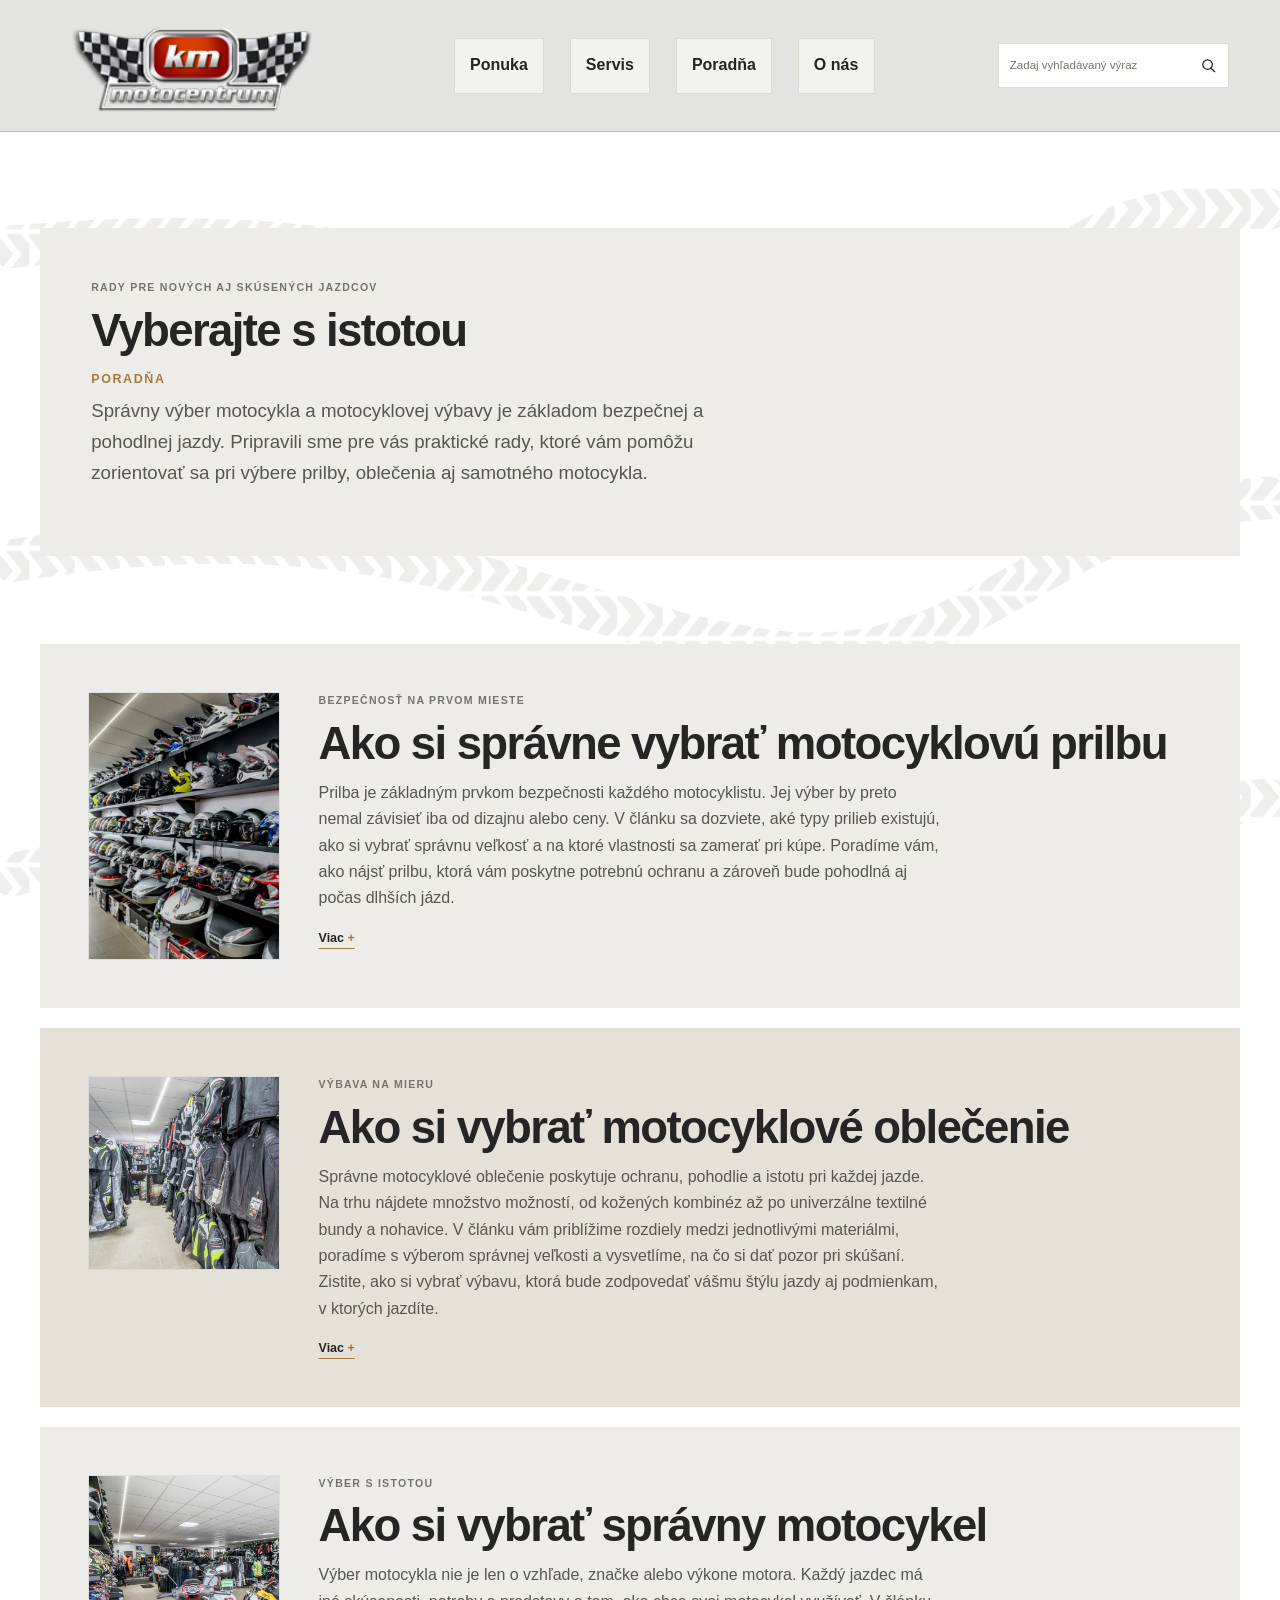
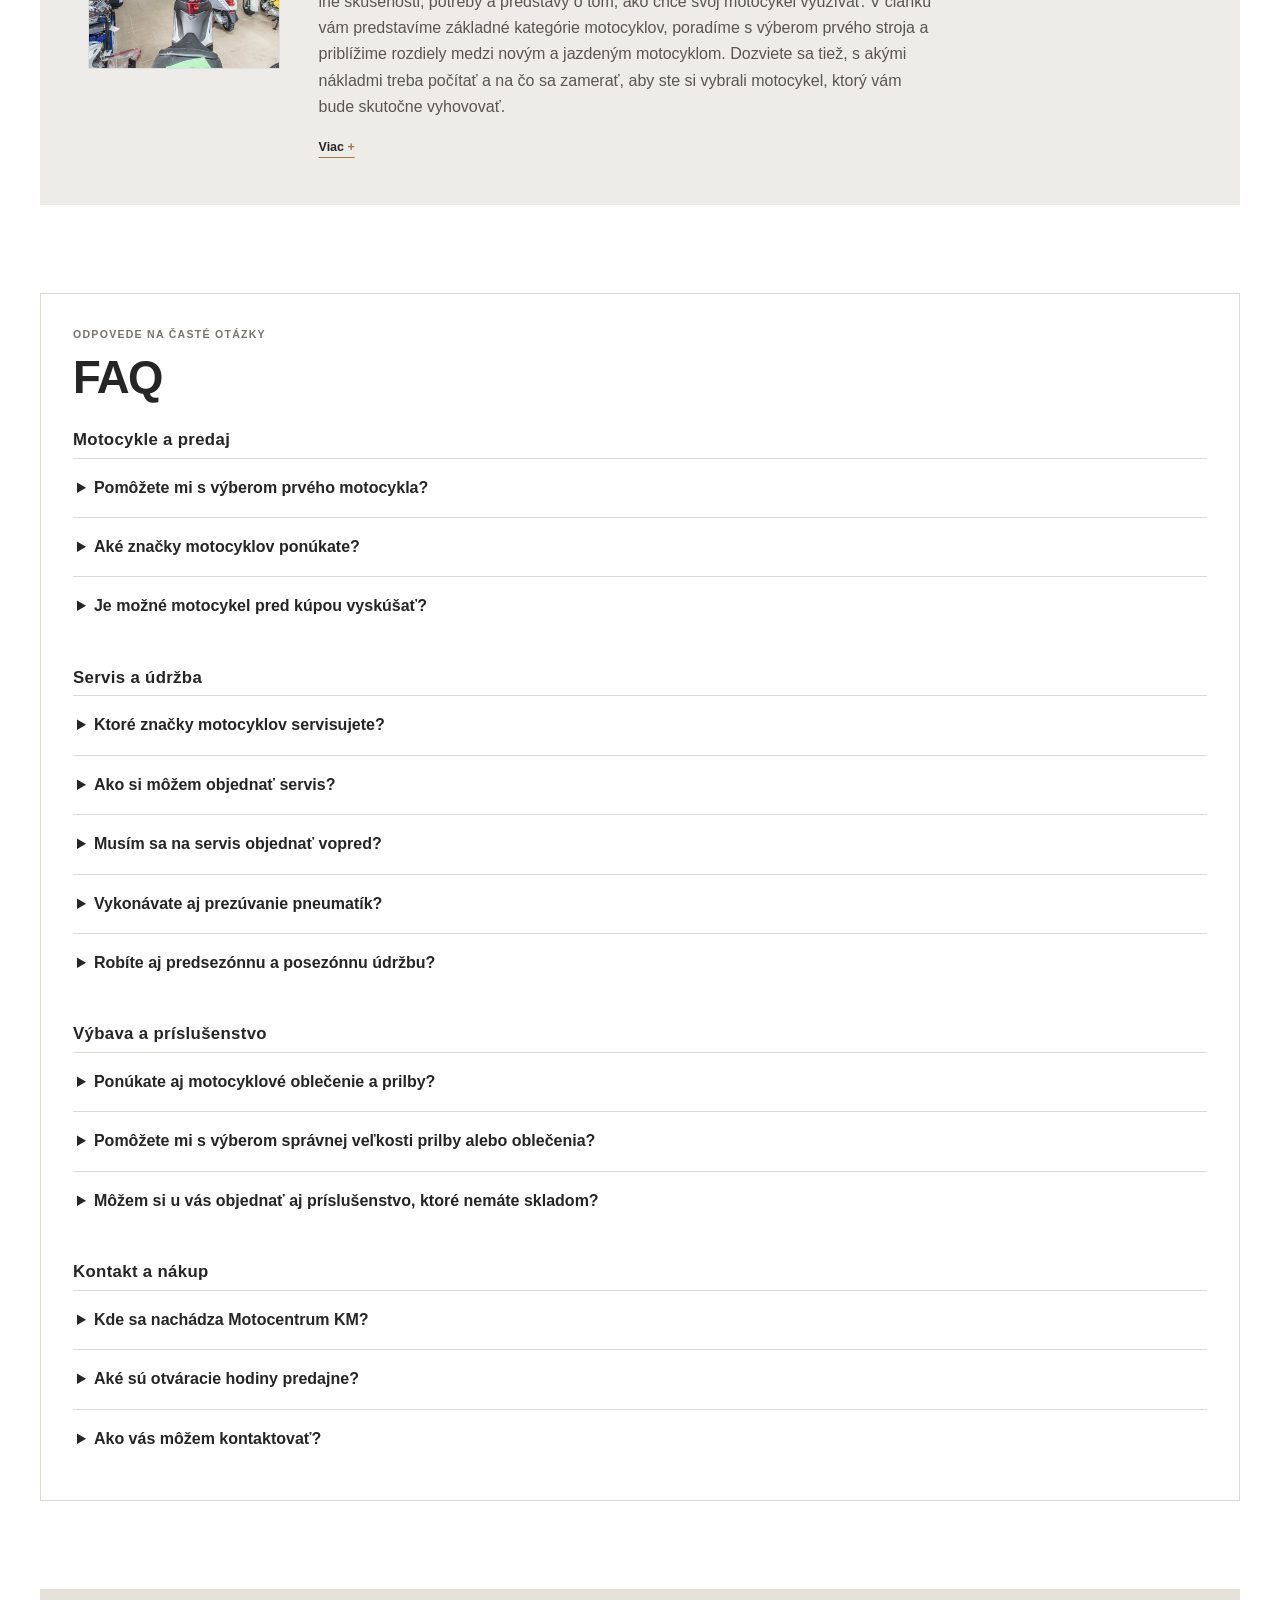
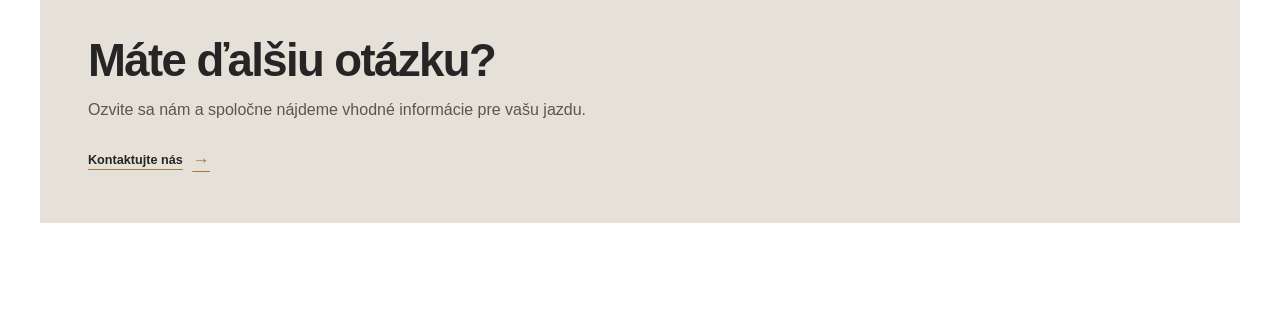
<file: poradna.html>
<!doctype html>
<html lang="sk">
<head>
  <meta charset="utf-8">
  <meta name="viewport" content="width=device-width, initial-scale=1">
  <meta name="theme-color" content="#f5f3ef">
  <link rel="icon" type="image/svg+xml" href="img/favicon.svg">
  <meta name="description" content="Praktické rady pri výbere motocykla, výstroja a starostlivosti o motocykel.">
  <title>Poradňa — MotocentrumKM</title>
  <link rel="stylesheet" href="styles.css">
  <script src="script.js" defer></script>
</head>
<body>
  <header class="site-header">
    <a class="brand" href="index.html#uvod" aria-label="MotocentrumKM – úvodná stránka">
      <img src="img/logo.png" alt="">
    </a>

    <nav class="primary-navigation" id="primary-navigation" aria-label="Hlavná navigácia">
      <a href="ponuka.html">Ponuka</a>
      <a href="servis.html">Servis</a>
      <a href="poradna.html" aria-current="page">Poradňa</a>
      <a href="about.html">O nás</a>
    </nav>

    <form class="site-search" role="search">
      <label class="visually-hidden" for="site-search-input">Zadaj vyhľadávaný výraz</label>
      <input id="site-search-input" name="q" type="search" placeholder="Zadaj vyhľadávaný výraz">
      <button type="submit" aria-label="Vyhľadať">
        <svg viewBox="0 0 24 24" aria-hidden="true">
          <circle cx="10.8" cy="10.8" r="6.8"></circle>
          <path d="m16 16 5 5"></path>
        </svg>
      </button>
    </form>

    <button class="menu-toggle" type="button" aria-expanded="false" aria-controls="primary-navigation">
      <span class="menu-toggle-lines" aria-hidden="true"></span>
      <span class="visually-hidden">Otvoriť navigáciu</span>
    </button>
  </header>

  <main>
    <p class="search-status" aria-live="polite"></p>

    <section class="page-intro feature-copy" aria-labelledby="advice-title">
      <p class="eyebrow">Rady pre nových aj skúsených jazdcov</p>
      <h1 id="advice-title">Vyberajte s istotou</h1>
      <p class="section-label">Poradňa</p>
      <p>Správny výber motocykla a motocyklovej výbavy je základom bezpečnej a pohodlnej jazdy. Pripravili sme pre vás praktické rady, ktoré vám pomôžu zorientovať sa pri výbere prilby, oblečenia aj samotného motocykla.</p>
    </section>

    <section class="advice-articles" aria-label="Rady pre motocyklistov">
      <article class="advice-article" id="vyber-prilby">
        <div class="advice-mark advice-image">
          <img src="img/menu-oblecenie.jpg" alt="Motocyklová prilba a výbava">
        </div>
        <div>
          <p class="eyebrow">Bezpečnosť na prvom mieste</p>
          <h2>Ako si správne vybrať motocyklovú prilbu</h2>
          <p>Prilba je základným prvkom bezpečnosti každého motocyklistu. Jej výber by preto nemal závisieť iba od dizajnu alebo ceny. V článku sa dozviete, aké typy prilieb existujú, ako si vybrať správnu veľkosť a na ktoré vlastnosti sa zamerať pri kúpe. Poradíme vám, ako nájsť prilbu, ktorá vám poskytne potrebnú ochranu a zároveň bude pohodlná aj počas dlhších jázd.</p>
          <details class="advice-more">
            <summary>Viac</summary>
            <div class="advice-more-content">
              <p><strong>Prilba je najdôležitejšou súčasťou motocyklovej výbavy.</strong> Pri jej výbere by nemala rozhodovať iba cena alebo dizajn, ale predovšetkým bezpečnosť, správna veľkosť a pohodlie. Kvalitná a dobre sediaca prilba môže výrazne ovplyvniť následky prípadnej nehody.</p>

              <h3>Aký typ prilby si vybrať?</h3>
              <ul>
                <li><strong>Integrálna prilba</strong> – poskytuje ochranu celej hlavy vrátane brady. Je vhodná na športovú jazdu, cestovanie aj každodenné používanie.</li>
                <li><strong>Výklopná prilba</strong> – praktická najmä pre cestovateľov. Umožňuje vyklopenie prednej časti, pričom pri jazde vo vyklopenej polohe musí mať príslušnú homologizáciu.</li>
                <li><strong>Adventure prilba</strong> – kombinuje vlastnosti cestnej a terénnej prilby. Ideálna pre jazdcov, ktorí striedajú asfalt a terén.</li>
                <li><strong>Otvorená prilba</strong> – ponúka široký výhľad a pocit voľnosti. Obľúbená je najmä pri jazde na skútroch a v meste, neposkytuje však ochranu brady.</li>
              </ul>

              <h3>Ako vybrať správnu veľkosť?</h3>
              <p>Správna veľkosť je základom bezpečnosti. Príliš voľná prilba nemusí pri náraze správne držať, zatiaľ čo príliš tesná môže spôsobovať bolesť.</p>
              <p>Pri výbere postupujte nasledovne:</p>
              <ol>
                <li>Zmerajte obvod hlavy približne 2 cm nad obočím a ušami.</li>
                <li>Podľa nameranej hodnoty si vyberte orientačnú veľkosť podľa tabuľky výrobcu.</li>
                <li>Prilbu si osobne vyskúšajte, pretože každý výrobca môže mať odlišný tvar.</li>
                <li>Po zapnutí remienka sa prilba nesmie voľne posúvať ani pretáčať.</li>
              </ol>

              <h3>Na čo si dať pozor pri skúšaní?</h3>
              <p>Nová prilba by mala pevne priliehať, najmä v oblasti líc, kde sa vypchávky časom mierne prispôsobia. Nesmie však spôsobovať bolestivý tlak na čele, spánkoch ani temene.</p>
              <p>Dôležité je, aby prilba pevne držala na hlave a zároveň bola pohodlná aj pri dlhšom nosení.</p>

              <h3>Čo ešte ovplyvňuje výber?</h3>
              <ul>
                <li><strong>Homologizácia:</strong> napríklad ECE 22.06.</li>
                <li><strong>Materiál škrupiny:</strong> ovplyvňuje hmotnosť, vlastnosti a cenu.</li>
                <li><strong>Hmotnosť:</strong> dôležitá najmä pri dlhších cestách.</li>
                <li><strong>Ventilácia:</strong> zabezpečuje lepší komfort počas teplých dní.</li>
                <li><strong>Odhlučnenie:</strong> oceníte predovšetkým pri cestovaní.</li>
                <li><strong>Plexi a slnečná clona:</strong> praktické prvky zvyšujúce pohodlie.</li>
              </ul>

              <h3>Odporúčanie Motocentra KM</h3>
              <p>Prilbu odporúčame vyberať osobne. Rovnaký obvod hlavy totiž neznamená rovnaký tvar, a preto môže každému vyhovovať iný model. Radi vám pomôžeme vybrať prilbu, ktorá vám bude správne sedieť a poskytne potrebný komfort aj ochranu.</p>
            </div>
          </details>
        </div>
      </article>
      <article class="advice-article" id="vyber-oblecenia">
        <div class="advice-mark advice-image">
          <img src="img/Poradna.jpg" alt="Motocyklové oblečenie">
        </div>
        <div>
          <p class="eyebrow">Výbava na mieru</p>
          <h2>Ako si vybrať motocyklové oblečenie</h2>
          <p>Správne motocyklové oblečenie poskytuje ochranu, pohodlie a istotu pri každej jazde. Na trhu nájdete množstvo možností, od kožených kombinéz až po univerzálne textilné bundy a nohavice. V článku vám priblížime rozdiely medzi jednotlivými materiálmi, poradíme s výberom správnej veľkosti a vysvetlíme, na čo si dať pozor pri skúšaní. Zistite, ako si vybrať výbavu, ktorá bude zodpovedať vášmu štýlu jazdy aj podmienkam, v ktorých jazdíte.</p>
          <details class="advice-more">
            <summary>Viac</summary>
            <div class="advice-more-content">
              <p><strong>Motocyklové oblečenie nie je len otázkou vzhľadu, ale predovšetkým bezpečnosti.</strong> Chráni jazdca pred odreninami, nárazmi aj nepriaznivým počasím. Pri výbere je dôležité zohľadniť materiál, správnu veľkosť a štýl jazdy.</p>

              <h3>Kožené alebo textilné oblečenie?</h3>
              <p><strong>Kožené oblečenie</strong><br>
              Ponúka vysokú odolnosť voči oderu a je obľúbené najmä pri športovej jazde. Malo by priliehať k postave, no zároveň nesmie obmedzovať pohyb. Dôležité je aj správne umiestnenie chráničov, ktoré musia zostať na svojom mieste aj v jazdeckej polohe.</p>
              <p><strong>Textilné oblečenie</strong><br>
              Je univerzálnou voľbou na každodenné jazdenie aj dlhšie cestovanie. Často ponúka nepremokavé membrány, odnímateľné termo vložky a nastaviteľné prvky. Pri skúšaní myslite na to, aby oblečenie dobre sedelo aj s vložkami a dalo sa prispôsobiť postave.</p>

              <h3>Ako vybrať správnu veľkosť?</h3>
              <p>Správna veľkosť ovplyvňuje pohodlie aj účinnosť ochranných prvkov. Pri výbere sa zamerajte na:</p>
              <ul>
                <li><strong>Bunda:</strong> Mala by dobre sedieť v ramenách, na hrudníku a v páse.</li>
                <li><strong>Nohavice:</strong> Nesmú obmedzovať pohyb ani sa počas jazdy vyhŕňať.</li>
                <li><strong>Chrániče:</strong> Musia správne sedieť na lakťoch, ramenách, kolenách a bokoch.</li>
                <li><strong>Regulácia:</strong> Sťahovacie pásy a suché zipsy umožňujú prispôsobenie postave.</li>
              </ul>

              <h3>Ako správne vyskúšať oblečenie?</h3>
              <p>Pri skúšaní je dôležité overiť, či oblečenie pohodlne sedí aj v jazdeckej polohe. Odporúčame vyskúšať predklon, pokrčenie lakťov a kolien a napodobniť držanie riadidiel.</p>
              <p>Bunda by nemala ťahať v ramenách ani na chrbte a nohavice by nemali obmedzovať pohyb. Oblečenie má umožňovať prirodzený pohyb bez zbytočnej voľnosti či nepríjemného tlaku.</p>

              <h3>Na čo sa ešte zamerať pri kúpe?</h3>
              <ul>
                <li><strong>Chrániče:</strong> Overte ich správne umiestnenie a certifikáciu, napríklad CE Level 2.</li>
                <li><strong>Materiál:</strong> Dôležitá je najmä odolnosť voči oderu.</li>
                <li><strong>Membrána:</strong> Pomáha chrániť pred dažďom a vlhkosťou.</li>
                <li><strong>Ventilácia:</strong> Zvyšuje komfort počas teplých dní.</li>
                <li><strong>Termo vložka:</strong> Oceníte ju pri jazde v chladnejšom počasí.</li>
                <li><strong>Spojenie bundy a nohavíc:</strong> Zipsové spojenie pomáha udržať oblečenie na správnom mieste.</li>
              </ul>

              <h3>Odporúčanie Motocentra KM</h3>
              <p>Motocyklové oblečenie odporúčame vždy osobne vyskúšať, ideálne v jazdeckej polohe. Malo by dobre sedieť, držať chrániče na správnych miestach a neobmedzovať vás v pohybe. Radi vám pomôžeme vybrať výbavu, ktorá bude zodpovedať vášmu štýlu jazdy aj potrebám.</p>
            </div>
          </details>
        </div>
      </article>
      <article class="advice-article" id="vyber-motocykla">
        <div class="advice-mark advice-image">
          <img src="img/Predajna.jpg" alt="Výber správneho motocykla">
        </div>
        <div>
          <p class="eyebrow">Výber s istotou</p>
          <h2>Ako si vybrať správny motocykel</h2>
          <p>Výber motocykla nie je len o vzhľade, značke alebo výkone motora. Každý jazdec má iné skúsenosti, potreby a predstavy o tom, ako chce svoj motocykel využívať. V článku vám predstavíme základné kategórie motocyklov, poradíme s výberom prvého stroja a priblížime rozdiely medzi novým a jazdeným motocyklom. Dozviete sa tiež, s akými nákladmi treba počítať a na čo sa zamerať, aby ste si vybrali motocykel, ktorý vám bude skutočne vyhovovať.</p>
          <details class="advice-more">
            <summary>Viac</summary>
            <div class="advice-more-content">
              <p><strong>Výber motocykla je dôležitým rozhodnutím, najmä ak s jazdením ešte len začínate.</strong> Pri kúpe by nemal rozhodovať iba vzhľad alebo výkon. Dôležité je vybrať si motocykel, ktorý zodpovedá vašim skúsenostiam, postave a štýlu jazdy.</p>

              <h3>Aký štýl jazdy preferujete?</h3>
              <ul>
                <li><strong>Športové motocykle</strong> – určené pre jazdcov, ktorí preferujú dynamickú jazdu, športový posed a vyšší výkon.</li>
                <li><strong>Adventure a cestovné motocykle</strong> – vhodné na dlhšie výlety, cestovanie aj kombináciu asfaltu a ľahšieho terénu.</li>
                <li><strong>Naked motocykle</strong> – univerzálna voľba na každodenné jazdenie, do mesta aj na kratšie výlety.</li>
                <li><strong>Klasické a retro motocykle</strong> – spájajú tradičný dizajn s modernou technikou a pohodovou jazdou.</li>
              </ul>

              <h3>Vyberáte svoj prvý motocykel?</h3>
              <p>Ak s jazdením začínate, vyberajte predovšetkým podľa svojich schopností a skúseností. Pri prvom motocykli sa zamerajte na:</p>
              <ul>
                <li><strong>Výkon a ovládateľnosť:</strong> Motocykel by mal zodpovedať vašim skúsenostiam.</li>
                <li><strong>Hmotnosť:</strong> Ľahší motocykel sa jednoduchšie ovláda pri nízkych rýchlostiach.</li>
                <li><strong>Výšku sedadla:</strong> Pri zastavení by ste sa mali cítiť stabilne.</li>
                <li><strong>Jazdnú polohu:</strong> Dôležitý je pohodlný a prirodzený posed.</li>
                <li><strong>Objem motora:</strong> Väčší objem automaticky neznamená lepšiu voľbu.</li>
              </ul>
              <p>Nezabudnite ani na vodičské oprávnenie. Motocykel musí spĺňať požiadavky príslušnej skupiny A1, A2 alebo A.</p>

              <h3>Koľko investovať do motocykla?</h3>
              <p>Pri kúpe si stanovte rozpočet a počítajte aj s ďalšími výdavkami. Okrem samotného motocykla budete potrebovať financie na:</p>
              <ul>
                <li>Prilbu a ochranné oblečenie.</li>
                <li>Povinné zmluvné poistenie.</li>
                <li>Pravidelný servis a údržbu.</li>
                <li>Pneumatiky a spotrebný materiál.</li>
                <li>Príslušenstvo a doplnkovú výbavu.</li>
              </ul>
              <p>Odporúčame nevyčerpať celý rozpočet iba na motocykel. Kvalitná ochranná výbava je rovnako dôležitou súčasťou kúpy.</p>

              <h3>Nový alebo jazdený motocykel?</h3>
              <p><strong>Nový motocykel</strong><br>
              Ponúka záruku výrobcu, známy technický stav a možnosť výberu konkrétneho modelu či výbavy.</p>
              <p><strong>Jazdený motocykel</strong><br>
              Môže byť cenovo dostupnejšou voľbou a ponúka širší výber modelov. Pred kúpou je však dôležité preveriť jeho technický stav, servisnú históriu a prípadné poškodenia.</p>

              <h3>Odporúčanie Motocentra KM</h3>
              <p>Pred kúpou si motocykel osobne prezrite a ideálne aj vyskúšajte, ak to podmienky umožňujú. Správny motocykel by vám mal vyhovovať nielen svojimi parametrami, ale predovšetkým pohodlím a pocitom z jazdy. Radi vám pomôžeme s výberom motocykla podľa vašich potrieb a skúseností.</p>
            </div>
          </details>
        </div>
      </article>
    </section>

    <section class="faq-section" aria-labelledby="faq-title">
      <div class="page-section-heading">
        <p class="eyebrow">Odpovede na časté otázky</p>
        <h2 id="faq-title">FAQ</h2>
      </div>
      <h3 class="faq-category">Motocykle a predaj</h3>
      <details class="faq-item">
        <summary>Pomôžete mi s výberom prvého motocykla?</summary>
        <p>Samozrejme. Radi vám poradíme s výberom podľa vašich skúseností, vodičského oprávnenia, výšky a plánovaného spôsobu jazdy.</p>
      </details>
      <details class="faq-item">
        <summary>Aké značky motocyklov ponúkate?</summary>
        <p>V našej ponuke nájdete predovšetkým motocykle značiek TRIUMPH a VOGE. Aktuálnu dostupnosť jednotlivých modelov si môžete overiť priamo u nás.</p>
      </details>
      <details class="faq-item">
        <summary>Je možné motocykel pred kúpou vyskúšať?</summary>
        <p>Možnosti vyskúšania závisia od konkrétneho modelu a jeho dostupnosti. Kontaktujte nás a radi vám poskytneme bližšie informácie.</p>
      </details>

      <h3 class="faq-category">Servis a údržba</h3>
      <details class="faq-item">
        <summary>Ktoré značky motocyklov servisujete?</summary>
        <p>Špecializujeme sa na komplexný servis motocyklov TRIUMPH a VOGE. Pri ostatných značkách ponúkame najmä pozáručný servis a bežnú údržbu.</p>
      </details>
      <details class="faq-item">
        <summary>Ako si môžem objednať servis?</summary>
        <p>Stačí vyplniť servisný formulár na našej webovej stránke. Po odoslaní požiadavku preveríme a následne vás kontaktujeme s ďalšími informáciami.</p>
      </details>
      <details class="faq-item">
        <summary>Musím sa na servis objednať vopred?</summary>
        <p>Odporúčame objednať sa vopred, aby sme vám vedeli zabezpečiť vhodný termín a potrebný rozsah servisných prác.</p>
      </details>
      <details class="faq-item">
        <summary>Vykonávate aj prezúvanie pneumatík?</summary>
        <p>Áno, ponúkame prezúvanie pneumatík podľa typu motocykla a dostupnosti servisných kapacít.</p>
      </details>
      <details class="faq-item">
        <summary>Robíte aj predsezónnu a posezónnu údržbu?</summary>
        <p>Áno. Pomôžeme vám pripraviť motocykel na začiatok sezóny aj na obdobie zimného odstavenia.</p>
      </details>

      <h3 class="faq-category">Výbava a príslušenstvo</h3>
      <details class="faq-item">
        <summary>Ponúkate aj motocyklové oblečenie a prilby?</summary>
        <p>Áno, u nás nájdete prilby, bundy, nohavice, rukavice a ďalšie motocyklové vybavenie.</p>
      </details>
      <details class="faq-item">
        <summary>Pomôžete mi s výberom správnej veľkosti prilby alebo oblečenia?</summary>
        <p>Samozrejme. Odporúčame osobné vyskúšanie, pri ktorom vám pomôžeme vybrať správnu veľkosť a vhodný model.</p>
      </details>
      <details class="faq-item">
        <summary>Môžem si u vás objednať aj príslušenstvo, ktoré nemáte skladom?</summary>
        <p>V závislosti od značky a dostupnosti vieme preveriť možnosti objednania konkrétneho príslušenstva. Stačí nás kontaktovať.</p>
      </details>

      <h3 class="faq-category">Kontakt a nákup</h3>
      <details class="faq-item">
        <summary>Kde sa nachádza Motocentrum KM?</summary>
        <p>Nájdete nás vo Svite, kde sa nachádza naša predajňa aj servisné zázemie.</p>
      </details>
      <details class="faq-item">
        <summary>Aké sú otváracie hodiny predajne?</summary>
        <p>Pondelok – piatok: 8:00 – 17:00<br>Sobota: 8:00 – 12:00</p>
      </details>
      <details class="faq-item">
        <summary>Ako vás môžem kontaktovať?</summary>
        <p>Kontaktovať nás môžete telefonicky, e-mailom alebo prostredníctvom kontaktného formulára na našej webovej stránke. Radi vám pomôžeme s výberom motocykla, výbavy aj servisom.</p>
      </details>
    </section>

    <aside class="page-callout">
      <h2>Máte ďalšiu otázku?</h2>
      <p>Ozvite sa nám a spoločne nájdeme vhodné informácie pre vašu jazdu.</p>
      <a class="text-link" href="about.html">Kontaktujte nás <span aria-hidden="true">→</span></a>
    </aside>
  </main>
</body>
</html>
</file>
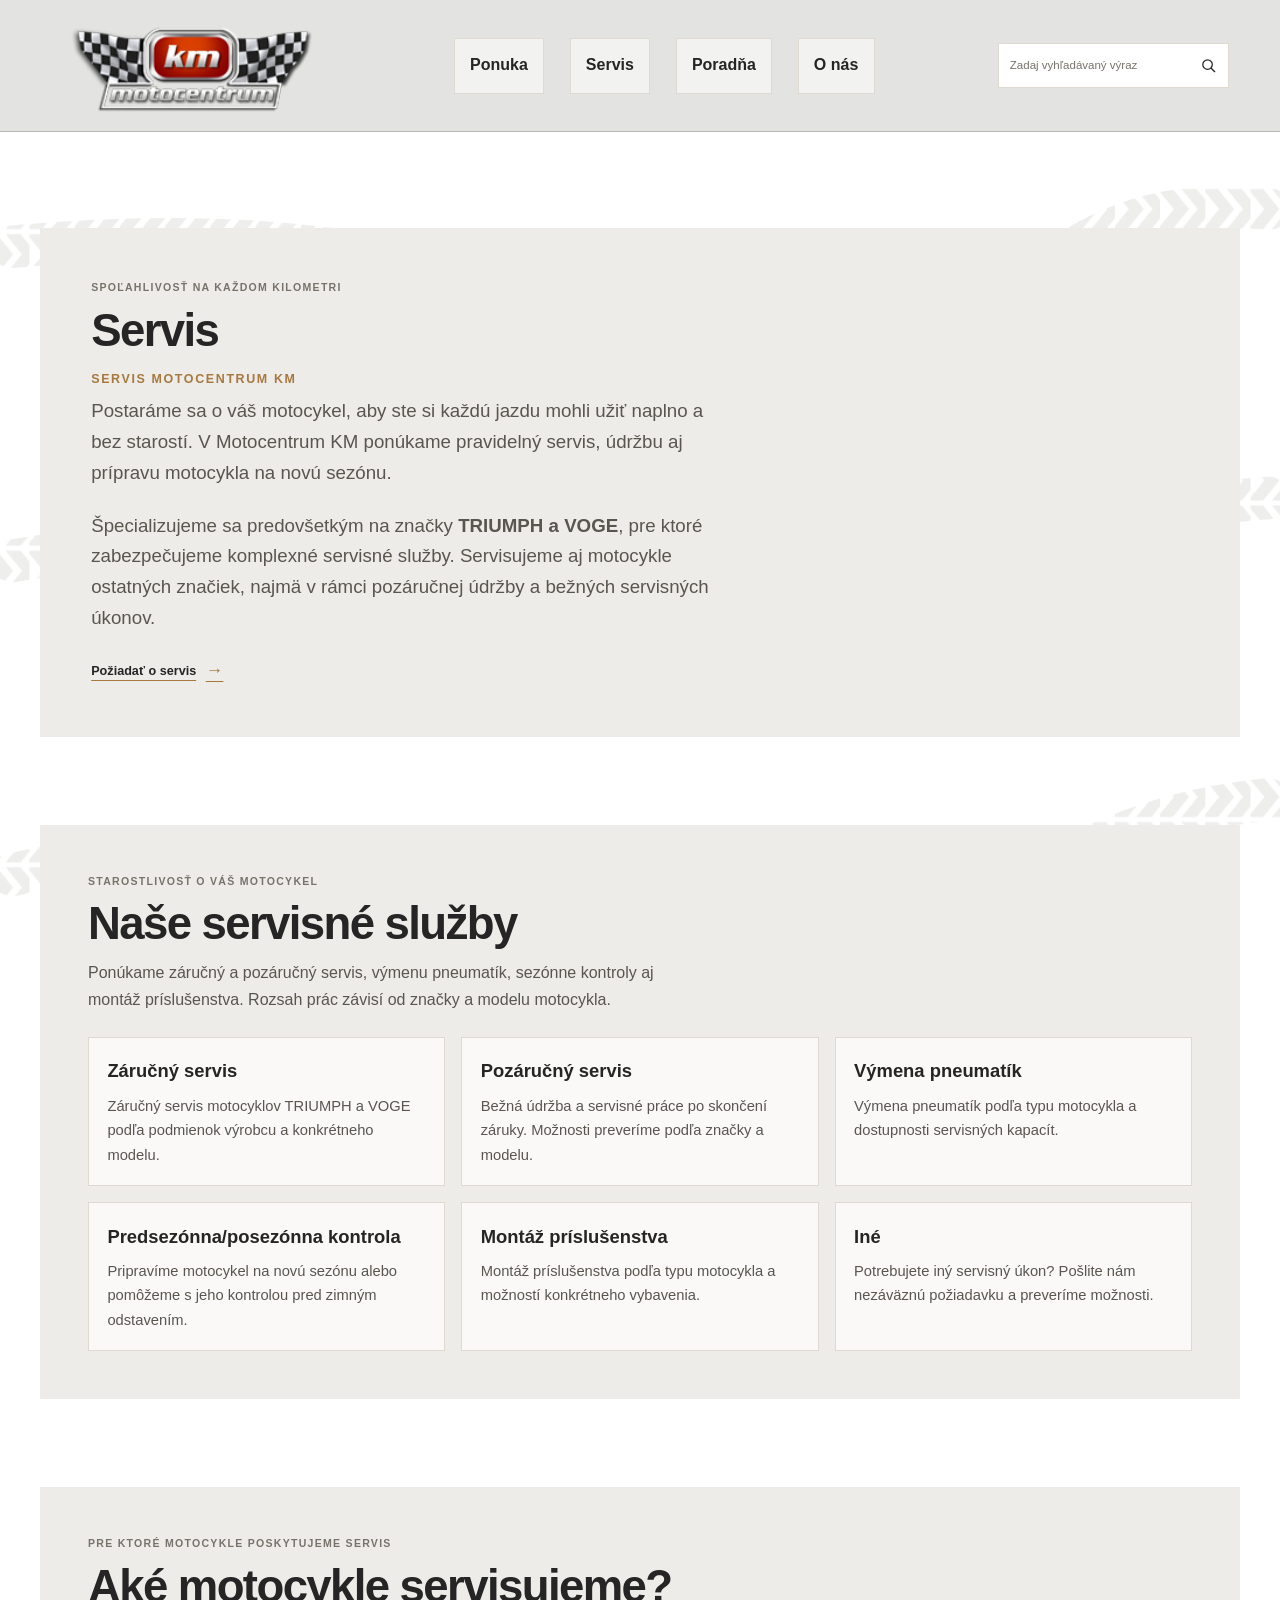
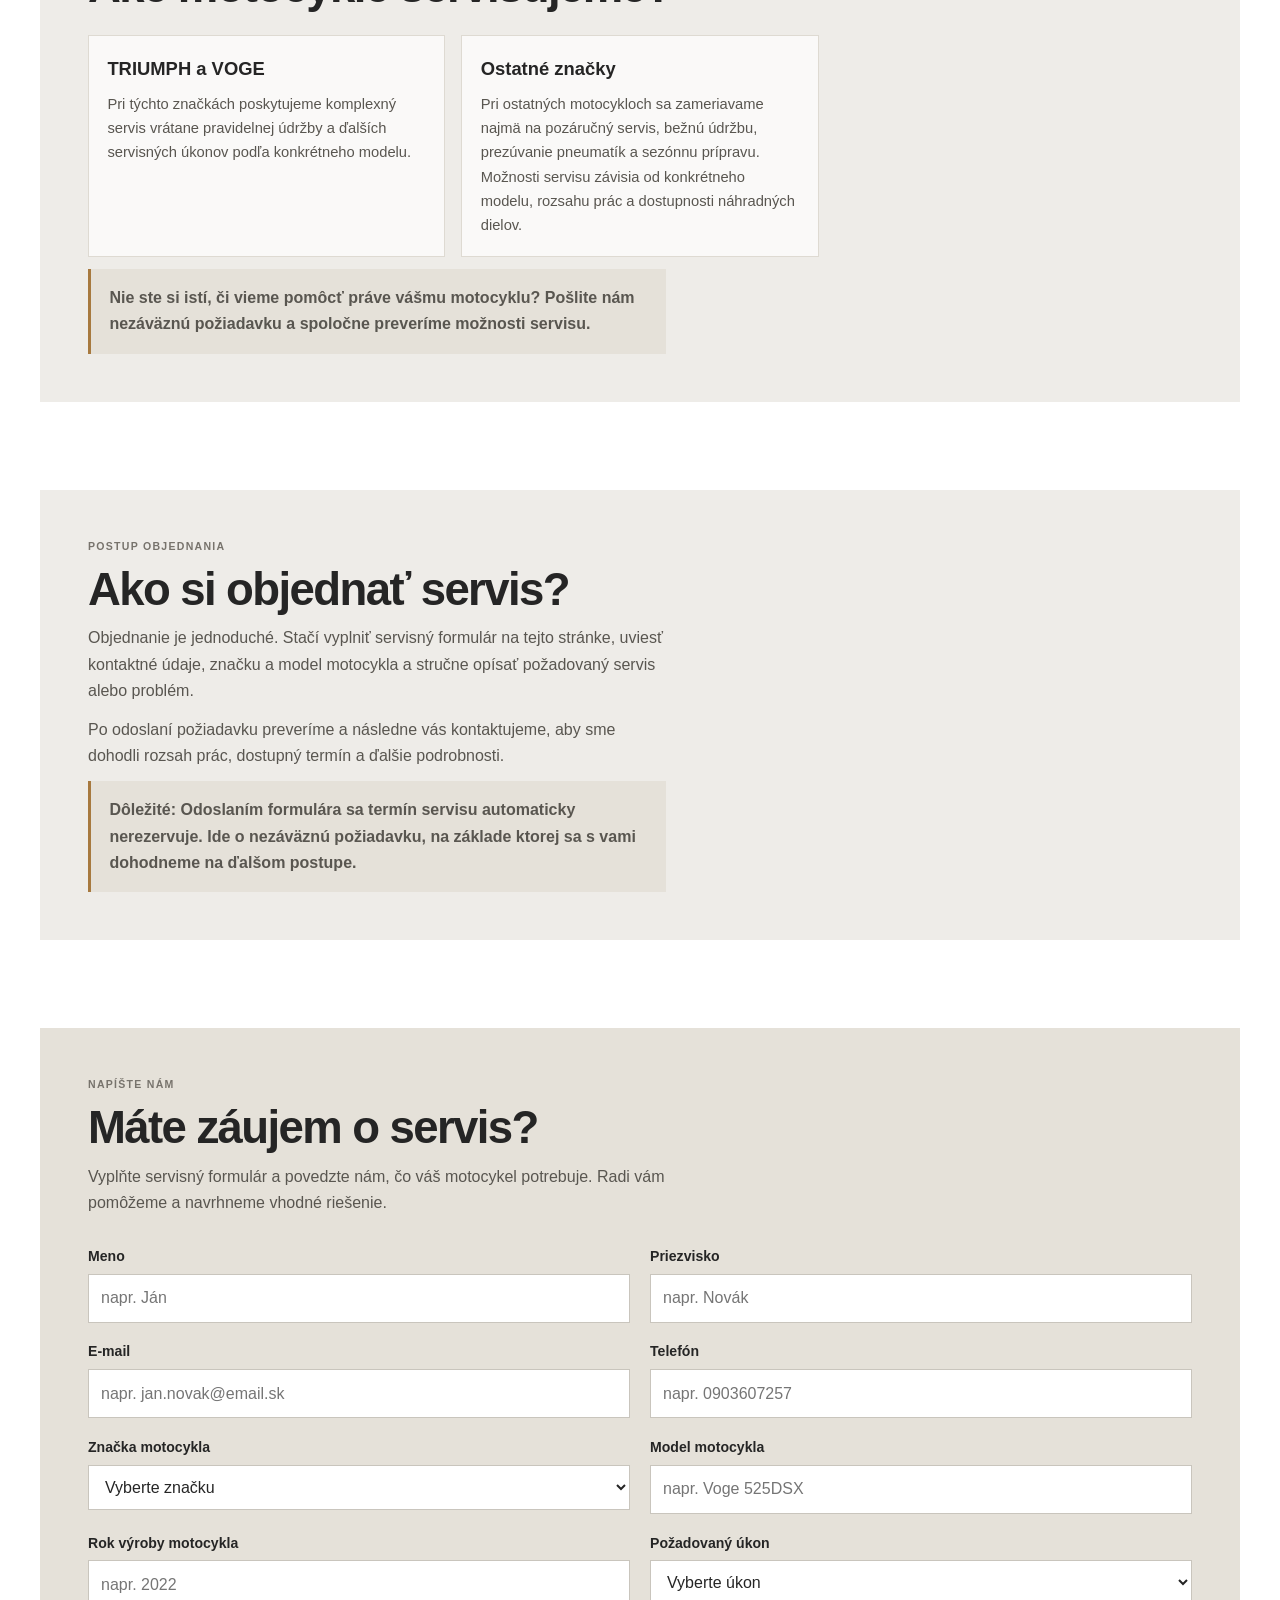
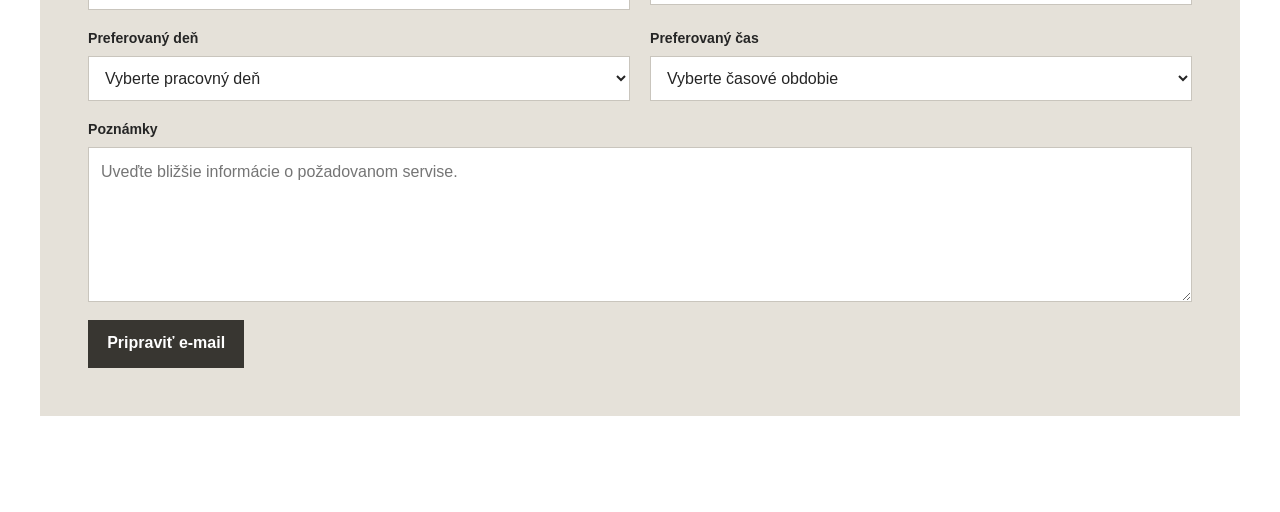
<file: servis.html>
<!doctype html>
<html lang="sk">
<head>
  <meta charset="utf-8">
  <meta name="viewport" content="width=device-width, initial-scale=1">
  <meta name="theme-color" content="#f5f3ef">
  <link rel="icon" type="image/svg+xml" href="img/favicon.svg">
  <meta name="description" content="Servis motocyklov v Motocentre KM. Požiadajte o servis a dohodnite si termín.">
  <title>Servis — MotocentrumKM</title>
  <link rel="stylesheet" href="styles.css">
  <script src="script.js" defer></script>
</head>
<body>
  <header class="site-header">
    <a class="brand" href="index.html#uvod" aria-label="MotocentrumKM – úvodná stránka">
      <img src="img/logo.png" alt="">
    </a>

    <nav class="primary-navigation" id="primary-navigation" aria-label="Hlavná navigácia">
      <a href="ponuka.html">Ponuka</a>
      <a href="servis.html" aria-current="page">Servis</a>
      <a href="poradna.html">Poradňa</a>
      <a href="about.html">O nás</a>
    </nav>

    <form class="site-search" role="search">
      <label class="visually-hidden" for="site-search-input">Zadaj vyhľadávaný výraz</label>
      <input id="site-search-input" name="q" type="search" placeholder="Zadaj vyhľadávaný výraz">
      <button type="submit" aria-label="Vyhľadať">
        <svg viewBox="0 0 24 24" aria-hidden="true">
          <circle cx="10.8" cy="10.8" r="6.8"></circle>
          <path d="m16 16 5 5"></path>
        </svg>
      </button>
    </form>

    <button class="menu-toggle" type="button" aria-expanded="false" aria-controls="primary-navigation">
      <span class="menu-toggle-lines" aria-hidden="true"></span>
      <span class="visually-hidden">Otvoriť navigáciu</span>
    </button>
  </header>

  <main>
    <p class="search-status" aria-live="polite"></p>

    <section class="page-intro feature-copy" aria-labelledby="service-title">
      <p class="eyebrow">Spoľahlivosť na každom kilometri</p>
      <h1 id="service-title">Servis</h1>
      <p class="section-label">Servis Motocentrum KM</p>
      <p>Postaráme sa o váš motocykel, aby ste si každú jazdu mohli užiť naplno a bez starostí. V Motocentrum KM ponúkame pravidelný servis, údržbu aj prípravu motocykla na novú sezónu.</p>
      <p>Špecializujeme sa predovšetkým na značky <strong>TRIUMPH a VOGE</strong>, pre ktoré zabezpečujeme komplexné servisné služby. Servisujeme aj motocykle ostatných značiek, najmä v rámci pozáručnej údržby a bežných servisných úkonov.</p>
      <a class="text-link" href="#servisny-formular">Požiadať o servis <span aria-hidden="true">→</span></a>
    </section>

    <section class="service-details" aria-labelledby="service-details-title">
      <p class="eyebrow">Starostlivosť o váš motocykel</p>
      <h2 id="service-details-title">Naše servisné služby</h2>
      <p>Ponúkame záručný a pozáručný servis, výmenu pneumatík, sezónne kontroly aj montáž príslušenstva. Rozsah prác závisí od značky a modelu motocykla.</p>
      <div class="service-detail-grid">
        <article>
          <h3>Záručný servis</h3>
          <p>Záručný servis motocyklov TRIUMPH a VOGE podľa podmienok výrobcu a konkrétneho modelu.</p>
        </article>
        <article>
          <h3>Pozáručný servis</h3>
          <p>Bežná údržba a servisné práce po skončení záruky. Možnosti preveríme podľa značky a modelu.</p>
        </article>
        <article>
          <h3>Výmena pneumatík</h3>
          <p>Výmena pneumatík podľa typu motocykla a dostupnosti servisných kapacít.</p>
        </article>
        <article>
          <h3>Predsezónna/posezónna kontrola</h3>
          <p>Pripravíme motocykel na novú sezónu alebo pomôžeme s jeho kontrolou pred zimným odstavením.</p>
        </article>
        <article>
          <h3>Montáž príslušenstva</h3>
          <p>Montáž príslušenstva podľa typu motocykla a možností konkrétneho vybavenia.</p>
        </article>
        <article>
          <h3>Iné</h3>
          <p>Potrebujete iný servisný úkon? Pošlite nám nezáväznú požiadavku a preveríme možnosti.</p>
        </article>
      </div>
    </section>

    <section class="service-details" aria-labelledby="service-brands-title">
      <p class="eyebrow">Pre ktoré motocykle poskytujeme servis</p>
      <h2 id="service-brands-title">Aké motocykle servisujeme?</h2>
      <div class="service-detail-grid">
        <article>
          <h3>TRIUMPH a VOGE</h3>
          <p>Pri týchto značkách poskytujeme komplexný servis vrátane pravidelnej údržby a ďalších servisných úkonov podľa konkrétneho modelu.</p>
        </article>
        <article>
          <h3>Ostatné značky</h3>
          <p>Pri ostatných motocykloch sa zameriavame najmä na pozáručný servis, bežnú údržbu, prezúvanie pneumatík a sezónnu prípravu. Možnosti servisu závisia od konkrétneho modelu, rozsahu prác a dostupnosti náhradných dielov.</p>
        </article>
      </div>
      <p class="service-note">Nie ste si istí, či vieme pomôcť práve vášmu motocyklu? Pošlite nám nezáväznú požiadavku a spoločne preveríme možnosti servisu.</p>
    </section>

    <section class="service-details" aria-labelledby="service-order-title">
      <p class="eyebrow">Postup objednania</p>
      <h2 id="service-order-title">Ako si objednať servis?</h2>
      <p>Objednanie je jednoduché. Stačí vyplniť servisný formulár na tejto stránke, uviesť kontaktné údaje, značku a model motocykla a stručne opísať požadovaný servis alebo problém.</p>
      <p>Po odoslaní požiadavku preveríme a následne vás kontaktujeme, aby sme dohodli rozsah prác, dostupný termín a ďalšie podrobnosti.</p>
      <p class="service-note"><strong>Dôležité:</strong> Odoslaním formulára sa termín servisu automaticky nerezervuje. Ide o nezáväznú požiadavku, na základe ktorej sa s vami dohodneme na ďalšom postupe.</p>
    </section>

    <section class="service-request" id="servisny-formular" aria-labelledby="service-form-title">
      <div class="page-section-heading">
        <p class="eyebrow">Napíšte nám</p>
        <h2 id="service-form-title">Máte záujem o servis?</h2>
        <p>Vyplňte servisný formulár a povedzte nám, čo váš motocykel potrebuje. Radi vám pomôžeme a navrhneme vhodné riešenie.</p>
      </div>
      <form class="service-form" id="service-request" novalidate>
        <div class="form-field">
          <label for="customer-name">Meno</label>
          <input id="customer-name" name="Meno" autocomplete="given-name" placeholder="napr. Ján" required>
        </div>
        <div class="form-field">
          <label for="customer-surname">Priezvisko</label>
          <input id="customer-surname" name="Priezvisko" autocomplete="family-name" placeholder="napr. Novák" required>
        </div>
        <div class="form-field">
          <label for="customer-email">E-mail</label>
          <input id="customer-email" name="E-mail" type="email" autocomplete="email" placeholder="napr. jan.novak@email.sk" required>
        </div>
        <div class="form-field">
          <label for="customer-phone">Telefón</label>
          <input id="customer-phone" name="Telefón" type="tel" inputmode="numeric" pattern="[0-9]{9,15}" maxlength="15" autocomplete="tel" placeholder="napr. 0903607257" required>
        </div>
        <div class="form-field">
          <label for="motorcycle-brand">Značka motocykla</label>
          <select id="motorcycle-brand" name="Značka motocykla">
            <option value="">Vyberte značku</option>
            <option>Voge</option>
            <option>Triumph</option>
            <option>Iná</option>
          </select>
        </div>
        <div class="form-field">
          <label for="motorcycle-model">Model motocykla</label>
          <input id="motorcycle-model" name="Model motocykla" placeholder="napr. Voge 525DSX">
        </div>
        <div class="form-field">
          <label for="motorcycle-year">Rok výroby motocykla</label>
          <input id="motorcycle-year" name="Rok výroby" inputmode="numeric" placeholder="napr. 2022">
        </div>
        <div class="form-field">
          <label for="service-type">Požadovaný úkon</label>
          <select id="service-type" name="Požadovaný úkon">
            <option value="">Vyberte úkon</option>
            <option>Záručný servis</option>
            <option>Pozáručný servis</option>
            <option>Výmena pneumatík</option>
            <option>Predsezónna/posezónna kontrola</option>
            <option>Montáž príslušenstva</option>
            <option>Iné</option>
          </select>
        </div>
        <div class="form-field">
          <label for="preferred-day">Preferovaný deň</label>
          <select id="preferred-day" name="Preferovaný deň" required>
            <option value="">Vyberte pracovný deň</option>
            <option>Pondelok</option>
            <option>Utorok</option>
            <option>Streda</option>
            <option>Štvrtok</option>
            <option>Piatok</option>
          </select>
        </div>
        <div class="form-field">
          <label for="preferred-time">Preferovaný čas</label>
          <select id="preferred-time" name="Preferovaný čas" required>
            <option value="">Vyberte časové obdobie</option>
            <option>8:00–11:00</option>
            <option>12:00–14:00</option>
            <option>14:00–16:00</option>
          </select>
        </div>
        <div class="form-field form-field-wide">
          <label for="service-notes">Poznámky</label>
          <textarea id="service-notes" name="Poznámky" rows="5" placeholder="Uveďte bližšie informácie o požadovanom servise."></textarea>
        </div>
        <button class="form-submit" type="submit">Pripraviť e-mail</button>
        <p class="form-status" id="service-form-status" aria-live="polite"></p>
      </form>
    </section>
  </main>
  <dialog class="service-confirmation" id="service-confirmation" aria-labelledby="service-confirmation-title">
    <p class="eyebrow">Dôležité upozornenie</p>
    <h2 id="service-confirmation-title">Nezáväzná požiadavka</h2>
    <p>Odoslaním formulára sa termín servisu automaticky nerezervuje. Ide o nezáväznú požiadavku, na základe ktorej sa s vami dohodneme na ďalšom postupe.</p>
    <div class="service-confirmation-actions">
      <button class="form-submit" id="service-confirmation-continue" type="button">Pokračovať k e-mailu</button>
      <button class="service-confirmation-close" id="service-confirmation-close" type="button">Zatvoriť</button>
    </div>
  </dialog>
</body>
</html>
</file>
<file: styles.css>
:root {
  color-scheme: light;
  --paper: #f5f3ef;
  --white: #fff;
  --ink: #252525;
  --muted: #77736c;
  --bronze: #a7793f;
  --sand: #d8c8a6;
  --line: #dedad2;
  --display-font: "Arial Narrow", "Roboto Condensed", Impact, sans-serif;
}

* {
  box-sizing: border-box;
}

html {
  scroll-behavior: smooth;
  scroll-padding-top: 6rem;
}

body {
  position: relative;
  isolation: isolate;
  margin: 0;
  background: var(--white);
  color: var(--ink);
  font-family: Inter, "Segoe UI", Arial, sans-serif;
  line-height: 1.65;
}

body::before {
  position: fixed;
  z-index: -1;
  inset: 6rem 0 0;
  background-image: url("data:image/svg+xml,%3Csvg xmlns='http://www.w3.org/2000/svg' viewBox='0 0 900 640'%3E%3Cdefs%3E%3Cpattern id='tread' width='36' height='36' patternUnits='userSpaceOnUse'%3E%3Cpath d='M-2 2h12l13 16-13 16H-2l13-16zM17 2h12l13 16-13 16H17l13-16z' fill='%235b5750'/%3E%3C/pattern%3E%3C/defs%3E%3Cpath d='M950 90C760 70 760 220 560 200S280 90-50 120' fill='none' stroke='url(%23tread)' stroke-width='34' stroke-linecap='round' stroke-linejoin='round' opacity='.1'/%3E%3Cpath d='M950 320C760 330 720 470 540 440S250 320-50 370' fill='none' stroke='url(%23tread)' stroke-width='34' stroke-linecap='round' stroke-linejoin='round' opacity='.1'/%3E%3Cpath d='M950 560C740 580 710 720 500 680S200 560-50 620' fill='none' stroke='url(%23tread)' stroke-width='34' stroke-linecap='round' stroke-linejoin='round' opacity='.1'/%3E%3C/svg%3E");
  background-position: center;
  background-size: 100% 100%;
  content: "";
  pointer-events: none;
}

a {
  color: inherit;
}

.site-header {
  position: sticky;
  z-index: 5;
  top: 0;
  display: flex;
  min-height: 6rem;
  align-items: center;
  gap: clamp(1.25rem, 3vw, 3.5rem);
  padding: 0.6rem clamp(1.25rem, 4vw, 4.5rem);
  border-bottom: 1px solid #b9b7b2;
  background: rgb(224 224 222 / 90%);
  backdrop-filter: blur(16px);
}

.brand {
  display: inline-flex;
  flex: 0 0 auto;
  align-items: center;
  text-decoration: none;
}

.brand img {
  display: block;
  width: auto;
  height: 7rem;
  max-width: 21rem;
  object-fit: contain;
}

.primary-navigation {
  display: flex;
  flex: 1;
  align-items: center;
  justify-content: center;
  gap: clamp(1rem, 3vw, 3rem);
}

.primary-navigation a {
  position: relative;
  padding: 0.45rem 0;
  font-size: 0.86rem;
  font-weight: 650;
  text-decoration: none;
}

@media (min-width: 851px) {
  .site-header {
    gap: clamp(0.8rem, 2vw, 2rem);
  }

  .primary-navigation {
    gap: clamp(0.5rem, 2vw, 2rem);
  }

  .primary-navigation a {
    display: flex;
    min-height: 3.5rem;
    align-items: center;
    justify-content: center;
    padding: 0.7rem 0.95rem;
    border: 1px solid var(--line);
    background: rgb(255 255 255 / 55%);
    font-size: 1rem;
    transition: opacity 160ms ease, background-color 160ms ease, border-color 160ms ease, box-shadow 160ms ease, transform 160ms ease;
  }

  .primary-navigation:has(a:hover) a:not(:hover),
  .primary-navigation:has(a:focus-visible) a:not(:focus-visible) {
    opacity: 0.45;
  }

  .primary-navigation a:hover,
  .primary-navigation a:focus-visible {
    border-color: var(--bronze);
    background: #e5e1d9;
    box-shadow: 0 4px 12px rgb(37 37 37 / 12%);
    transform: translateY(-2px);
  }
}

.primary-navigation a::after {
  position: absolute;
  right: 0;
  bottom: 0.15rem;
  left: 0;
  height: 1px;
  background: var(--bronze);
  content: "";
  transform: scaleX(0);
  transform-origin: left;
  transition: transform 160ms ease;
}

.primary-navigation a:hover::after,
.primary-navigation a:focus-visible::after {
  transform: scaleX(1);
}

.site-search {
  display: flex;
  width: clamp(10rem, 18vw, 15rem);
  min-height: 2.7rem;
  flex: 0 1 auto;
  align-items: center;
  border: 1px solid var(--line);
  background: var(--white);
}

.site-search input {
  width: 100%;
  min-width: 0;
  padding: 0.55rem 0.65rem;
  border: 0;
  outline: 0;
  background: transparent;
  color: var(--ink);
  font: inherit;
  font-size: 0.72rem;
}

.site-search input::placeholder {
  color: var(--muted);
  opacity: 1;
}

.site-search:focus-within {
  outline: 2px solid var(--bronze);
  outline-offset: 2px;
}

.site-search button {
  display: grid;
  width: 2.4rem;
  height: 2.65rem;
  flex: 0 0 auto;
  place-items: center;
  border: 0;
  background: transparent;
  color: var(--ink);
  cursor: pointer;
}

.site-search svg {
  width: 1.05rem;
  fill: none;
  stroke: currentColor;
  stroke-linecap: round;
  stroke-width: 1.8;
}

.menu-toggle,
.visually-hidden {
  position: absolute;
  width: 1px;
  height: 1px;
  overflow: hidden;
  clip: rect(0, 0, 0, 0);
  white-space: nowrap;
  clip-path: inset(50%);
}

main {
  width: min(100% - 3rem, 75rem);
  margin: 0 auto;
  padding: clamp(3rem, 8vw, 6rem) 0;
}

.content-grid {
  display: grid;
  grid-template-columns: minmax(0, 1.1fr) minmax(0, 0.9fr);
  align-items: stretch;
  gap: clamp(2.5rem, 6vw, 5rem) clamp(1rem, 2.5vw, 2rem);
}

.feature-copy {
  display: flex;
  min-height: 15rem;
  flex-direction: column;
  align-items: flex-start;
  justify-content: center;
  padding: clamp(1.5rem, 4vw, 3.25rem);
  background: #eeece8;
  scroll-margin-top: 7rem;
}

.feature-copy#ponuka {
  background: #e5e1d9;
}

.eyebrow {
  display: flex;
  align-items: center;
  gap: 0.65rem;
  margin: 0 0 0.65rem;
  color: var(--muted);
  font-size: 0.66rem;
  font-weight: 700;
  letter-spacing: 0.12em;
  text-transform: uppercase;
}

.eyebrow span {
  width: 1.6rem;
  height: 1px;
  background: var(--bronze);
}

h1,
h2 {
  max-width: 14ch;
  margin: 0;
  font-family: var(--display-font);
  font-size: calc(clamp(1.9rem, 3.4vw, 3rem) + 2px);
  font-stretch: condensed;
  font-weight: 600;
  letter-spacing: -0.035em;
  line-height: 1.05;
}

#ponuka h1,
#poradna h2,
#o-nas h2 {
  max-width: none;
  white-space: nowrap;
}

.section-label {
  margin: 0.85rem 0 0.1rem;
  color: var(--bronze);
  font-size: 0.78rem;
  font-weight: 750;
  letter-spacing: 0.13em;
  text-transform: uppercase;
}

.feature-copy > p:not(.eyebrow, .section-label) {
  max-width: 39rem;
  margin: 0.35rem 0 1rem;
  color: #595650;
  font-size: 1.17rem;
}

.text-link {
  display: inline-flex;
  align-items: center;
  gap: 0.6rem;
  margin-top: auto;
  padding-top: 0.4rem;
  color: var(--ink);
  font-size: 0.79rem;
  font-weight: 700;
  text-decoration-color: var(--bronze);
  text-decoration-thickness: 1px;
  text-underline-offset: 0.3rem;
}

.text-link span {
  color: var(--bronze);
  font-size: 1.1rem;
  transition: transform 160ms ease;
}

.text-link:hover span {
  transform: translateX(0.25rem);
}

.feature-copy#ponuka .text-link,
.feature-copy#servis .text-link {
  min-height: 3rem;
  padding: 0.65rem 1rem;
  background: #383631;
  color: var(--white);
  font-size: 0.9rem;
  text-decoration: none;
  transition: background-color 160ms ease, transform 160ms ease;
}

.feature-copy#ponuka .text-link span,
.feature-copy#servis .text-link span {
  color: var(--sand);
}

.feature-copy#ponuka .text-link:hover,
.feature-copy#servis .text-link:hover {
  background: #252525;
  transform: translateY(-2px);
}

.feature-copy#ponuka .text-link:focus-visible,
.feature-copy#servis .text-link:focus-visible {
  outline: 2px solid var(--bronze);
  outline-offset: 3px;
}

.feature-visual {
  position: relative;
  min-width: 0;
  min-height: 15rem;
  margin: 0;
  padding: 0.55rem;
  overflow: hidden;
  background: #d2d0cb;
}

.feature-visual svg,
.feature-visual img {
  display: block;
  width: 100%;
  height: 100%;
  min-height: 13.9rem;
  object-fit: cover;
  transition: transform 350ms ease;
}

.feature-visual:hover svg,
.feature-visual:hover img {
  transform: scale(1.025);
}

.feature-visual figcaption {
  position: absolute;
  right: 0.55rem;
  bottom: 0.55rem;
  left: 0.55rem;
  display: flex;
  align-items: center;
  gap: 0.7rem;
  padding: 0.65rem 0.85rem;
  background: linear-gradient(90deg, rgb(17 17 17 / 77%), rgb(17 17 17 / 0%));
  color: var(--white);
  font-size: 0.72rem;
  font-weight: 650;
}

.feature-visual figcaption span {
  color: var(--sand);
  font-size: 0.65rem;
  letter-spacing: 0.1em;
}

.about-intro {
  display: grid;
  grid-template-columns: minmax(0, 1.15fr) minmax(18rem, 0.85fr);
  gap: clamp(1rem, 2.5vw, 2rem);
}

.about-photo {
  min-height: 25rem;
}

.about-photo img {
  min-height: 23.9rem;
}

.about-photo iframe {
  display: block;
  width: 100%;
  height: 100%;
  min-height: 23.9rem;
  border: 0;
}

.about-address {
  margin: 0 0 0.8rem;
  color: #595650;
  font-size: 0.95rem;
  font-weight: 700;
}

.about-contact {
  display: grid;
  gap: 1rem;
}

.about-contact-card {
  display: flex;
  min-height: 12rem;
  flex-direction: column;
  align-items: flex-start;
  justify-content: center;
  padding: clamp(1.5rem, 3vw, 2.5rem);
  background: #eeece8;
}

.about-contact-card:first-child {
  background: #e5e1d9;
}

.about-contact-card h1,
.about-contact-card h2 {
  margin-bottom: 0.8rem;
  font-size: clamp(1.55rem, 2.6vw, 2.25rem);
}

.about-contact-card a:not(.text-link) {
  color: #595650;
  font-size: 0.95rem;
  text-decoration-color: var(--bronze);
  text-underline-offset: 0.2rem;
}

.about-contact-card .instagram-link {
  display: inline-flex;
  align-items: center;
  gap: 0.45rem;
}

.instagram-link svg {
  width: 1.15rem;
  height: 1.15rem;
  flex: 0 0 auto;
  fill: none;
  stroke: currentColor;
  stroke-width: 1.8;
}

.instagram-link .instagram-dot {
  fill: currentColor;
  stroke: none;
}

.about-contact-card > p:not(.section-label) {
  margin: 0;
  color: #595650;
}

.opening-hours {
  width: 100%;
  margin: 0.2rem 0 0.8rem;
  border-collapse: collapse;
  color: #595650;
  font-size: 0.95rem;
}

.opening-hours th,
.opening-hours td {
  padding: 0.32rem 0;
  border-bottom: 1px solid #d1cdbf;
}

.opening-hours th {
  width: 55%;
  font-weight: 700;
  text-align: left;
}

.opening-hours td {
  text-align: right;
}

.about-contact-card .text-link {
  margin-top: 0.8rem;
}

.about-section {
  margin-top: clamp(3rem, 7vw, 5.5rem);
}

.about-history.feature-copy {
  display: block;
  min-height: 0;
  padding: clamp(1.5rem, 4vw, 3.25rem);
}

.about-history h2,
.about-team h2 {
  max-width: none;
  white-space: normal;
}

.about-history > p:not(.eyebrow, .section-label) {
  max-width: 70ch;
  margin: 0.9rem 0 0;
  color: #595650;
  font-size: 1rem;
}

.about-history .about-motto {
  color: var(--ink);
  font-weight: 750;
}

.about-team-intro {
  max-width: 56rem;
  margin: 0.65rem 0 1.5rem;
  color: #595650;
}

.about-team-grid {
  display: grid;
  grid-template-columns: repeat(3, minmax(0, 1fr));
  gap: clamp(1rem, 2.5vw, 2rem);
}

.team-card {
  padding: 0.75rem;
  background: #eeece8;
}

.team-portrait {
  display: grid;
  min-height: 12rem;
  place-items: center;
  background: #d8c8a6;
  color: #383631;
  font-family: var(--display-font);
  font-size: 5rem;
  font-weight: 600;
}

.team-card h3 {
  display: flex;
  align-items: baseline;
  justify-content: space-between;
  gap: 0.5rem;
  margin: 0.9rem 0 0;
  padding: 0.5rem 0.65rem;
  border: 1px solid var(--line);
  background: var(--white);
  font-size: 0.95rem;
}

.team-card h3 span {
  color: var(--muted);
  font-size: 0.73rem;
  font-weight: 600;
}

.team-card p {
  margin: 0.75rem 0.2rem 0.25rem;
  color: #595650;
  font-size: 0.9rem;
}

.page-intro {
  margin-bottom: clamp(3rem, 7vw, 5.5rem);
}

.page-intro h1 {
  max-width: 20ch;
  white-space: normal;
}

.page-shortcuts {
  display: flex;
  flex-wrap: wrap;
  gap: 0.65rem;
  margin-top: 0.75rem;
}

.page-shortcuts a {
  padding: 0.45rem 0.8rem;
  border: 1px solid var(--line);
  background: rgb(255 255 255 / 70%);
  font-size: 0.8rem;
  font-weight: 650;
  text-decoration: none;
}

.page-shortcuts a:hover,
.page-shortcuts a:focus-visible {
  border-color: var(--bronze);
}

.offer-section,
.service-details,
.service-request,
.faq-section {
  margin-top: clamp(3rem, 7vw, 5.5rem);
  scroll-margin-top: 7rem;
}

.page-section-heading {
  margin-bottom: 1.5rem;
}

.page-section-heading h2,
.service-details > h2 {
  max-width: none;
  white-space: normal;
}

.offer-section > .page-section-heading {
  padding: 1rem 1.25rem;
  border-left: 5px solid var(--bronze);
  background: #383631;
  color: var(--white);
}

.offer-section > .page-section-heading .eyebrow {
  margin-bottom: 0.35rem;
  color: var(--sand);
  font-size: 0.72rem;
}

.offer-section > .page-section-heading h2 {
  color: var(--white);
  font-size: clamp(2rem, 4vw, 3.25rem);
  font-weight: 800;
}

.page-section-heading > p:not(.eyebrow),
.service-details > p:not(.eyebrow) {
  max-width: 65ch;
  margin: 0.75rem 0 0;
  color: #595650;
}

.brand-grid {
  display: grid;
  grid-template-columns: repeat(2, minmax(0, 1fr));
  gap: clamp(1rem, 2.5vw, 2rem);
}

.brand-grid-single {
  grid-template-columns: minmax(0, 1fr);
}

.brand-card {
  display: flex;
  min-height: 18rem;
  flex-direction: column;
  align-items: flex-start;
  padding: clamp(1.25rem, 3vw, 2rem);
  background: #eeece8;
}

.brand-card:nth-child(even) {
  background: #e5e1d9;
}

.brand-wordmark {
  display: grid;
  min-height: 4.5rem;
  width: 100%;
  margin: 0 0 1.25rem;
  place-items: center;
  border: 1px solid rgb(37 37 37 / 12%);
  background: rgb(255 255 255 / 65%);
  color: #383631;
  font-family: var(--display-font);
  font-size: clamp(1.5rem, 4vw, 2.5rem);
  font-weight: 700;
  letter-spacing: 0.06em;
}

.brand-card h3,
.service-detail-grid h3 {
  margin: 0;
  font-size: 1.15rem;
}

.brand-card > p:not(.brand-wordmark) {
  margin: 0.55rem 0 1rem;
  color: #595650;
}

.brand-card .text-link {
  margin-top: auto;
}

.offer-advice-link {
  display: inline-flex;
  width: fit-content;
  align-items: center;
  gap: 0.65rem;
  margin-top: 0.9rem;
  padding: 0.75rem 1rem;
  border: 1px solid #b9a67d;
  background: var(--sand);
  color: var(--ink);
  font-size: 1rem;
  font-weight: 800;
  text-decoration: none;
  transition: background-color 160ms ease, transform 160ms ease;
}

.offer-advice-link span {
  color: var(--ink);
  font-size: 1.1rem;
  transition: transform 160ms ease;
}

.offer-advice-link:hover {
  background: #c5b28a;
  transform: translateY(-2px);
}

.offer-advice-link:hover span {
  transform: translateX(0.25rem);
}

.offer-advice-link:focus-visible {
  outline: 2px solid var(--bronze);
  outline-offset: 3px;
}

.offer-brand-profile {
  display: grid;
  gap: 1.25rem;
  margin-top: 1.5rem;
}

.offer-brand-overview {
  display: grid;
  grid-template-columns: minmax(12rem, 0.38fr) minmax(0, 1fr);
  gap: clamp(1.25rem, 3vw, 2.5rem);
  align-items: start;
  padding: clamp(1.25rem, 3vw, 2rem);
  background: #eeece8;
}

.offer-brand-logo {
  display: grid;
  min-height: 15rem;
  margin: 0;
  place-items: center;
  background: #fff;
}

.offer-brand-logo img {
  display: block;
  width: min(100%, 20rem);
  max-height: 17rem;
  object-fit: contain;
}

.offer-brand-copy h3 {
  margin: 0;
  font-size: 1.35rem;
}

.offer-brand-copy p,
.offer-brand-copy li {
  color: #595650;
}

.offer-brand-copy h4 {
  margin: 1.1rem 0 0.4rem;
}

.offer-brand-copy ul {
  margin: 0;
  padding-left: 1.25rem;
}

.brand-product-grid {
  display: grid;
  grid-template-columns: repeat(4, minmax(0, 1fr));
  gap: 1rem;
  margin-top: 1.25rem;
}

.brand-product-card {
  padding: 1rem;
  background: #eeece8;
}

.brand-product-card img {
  display: block;
  width: 100%;
  height: 12rem;
  margin-bottom: 0.75rem;
  object-fit: contain;
  background: #fff;
}

.brand-product-card h4 {
  margin: 0 0 0.55rem;
  color: var(--ink);
  font-size: 1rem;
  line-height: 1.35;
}

.brand-product-card p {
  margin: 0;
  color: #595650;
  font-size: 0.92rem;
}

.brand-product-card .product-specs {
  margin: 0.75rem 0 0;
  padding: 0.75rem 0.75rem 0.75rem 1.75rem;
  background: #fff;
  color: #595650;
  font-size: 0.86rem;
}

.offer-brand-copy .text-link {
  margin-top: 0.8rem;
}

.motorcycle-gallery {
  display: grid;
  grid-template-columns: repeat(4, minmax(0, 1fr));
  gap: 1rem;
}

.motorcycle-photo-placeholder {
  display: grid;
  min-height: 12rem;
  margin: 0;
  padding: 1rem;
  place-items: center;
  border: 1px dashed #b9b7b2;
  background: #eeece8;
  color: var(--muted);
  font-size: 0.85rem;
  text-align: center;
}

.motorcycle-gallery figure {
  min-height: 12rem;
  margin: 0;
  overflow: hidden;
  background: #eeece8;
}

.motorcycle-gallery figure img {
  display: block;
  width: 100%;
  height: 100%;
  min-height: 12rem;
  object-fit: cover;
}

.motorcycle-photo-button {
  width: 100%;
  height: 100%;
  min-height: 12rem;
  padding: 0;
  border: 0;
  background: transparent;
  cursor: zoom-in;
}

.motorcycle-photo-button img {
  transition: transform 220ms ease;
}

.motorcycle-photo-button:hover img,
.motorcycle-photo-button:focus-visible img {
  transform: scale(1.08);
}

.motorcycle-photo-card {
  position: relative;
  border: 3px solid transparent;
  transition: border-color 160ms ease, box-shadow 160ms ease;
}

.motorcycle-photo-card.is-open {
  border-color: var(--bronze);
  box-shadow: 0 8px 24px rgb(37 37 37 / 18%);
}

.motorcycle-details-card {
  position: absolute;
  z-index: 5;
  top: 0.75rem;
  left: calc(100% + 0.75rem);
  width: 19rem;
  padding: 1rem;
  border: 1px solid var(--line);
  background: var(--paper);
  box-shadow: 0 8px 24px rgb(37 37 37 / 18%);
}

.motorcycle-details-card[hidden] {
  display: none;
}

.motorcycle-details-close {
  position: absolute;
  top: 0.35rem;
  right: 0.35rem;
  width: 2rem;
  height: 2rem;
  border: 0;
  background: transparent;
  color: var(--ink);
  font-size: 1.35rem;
  cursor: pointer;
}

.motorcycle-details-card h3 {
  margin: 0 2rem 0.35rem 0;
  font-size: 1.15rem;
}

.motorcycle-details-card .motorcycle-price {
  color: var(--bronze);
  font-size: 1.2rem;
  font-weight: 800;
}

.motorcycle-details-card dl {
  display: grid;
  gap: 0.35rem;
  margin: 1rem 0 0;
}

.motorcycle-details-card dl div {
  padding: 0.75rem;
  background: #eeece8;
}

.motorcycle-details-card dt {
  color: var(--muted);
  font-size: 0.78rem;
  font-weight: 700;
}

.motorcycle-details-card dd {
  margin: 0.15rem 0 0;
  font-weight: 800;
}

@media (max-width: 620px) {
  .brand-product-grid {
    grid-template-columns: repeat(2, minmax(0, 1fr));
  }

  .brand-product-grid {
    grid-template-columns: repeat(2, minmax(0, 1fr));
  }

  .motorcycle-details-card {
    top: calc(100% + 0.75rem);
    right: 0;
    left: 0;
    width: auto;
  }
}

.motorcycle-dialog {
  width: min(100% - 2rem, 52rem);
  max-height: calc(100vh - 2rem);
  padding: 0;
  overflow: auto;
  border: 1px solid var(--line);
  background: var(--paper);
  color: var(--ink);
}

.motorcycle-dialog::backdrop {
  background: rgb(20 20 20 / 72%);
  backdrop-filter: blur(4px);
}

.motorcycle-dialog > img {
  display: block;
  width: 100%;
  max-height: 24rem;
  object-fit: contain;
  background: #fff;
}

.motorcycle-dialog-close {
  position: absolute;
  z-index: 1;
  top: 0.75rem;
  right: 0.75rem;
  width: 2.5rem;
  height: 2.5rem;
  border: 0;
  border-radius: 50%;
  background: rgb(37 37 37 / 88%);
  color: var(--white);
  font-size: 1.5rem;
  line-height: 1;
  cursor: pointer;
}

.motorcycle-dialog-content {
  padding: clamp(1.25rem, 3vw, 2rem);
}

.motorcycle-dialog-content h2 {
  max-width: none;
  white-space: normal;
}

.motorcycle-price {
  color: var(--bronze);
  font-size: 1.2rem;
  font-weight: 800;
}

.motorcycle-dialog dl {
  display: grid;
  grid-template-columns: repeat(2, minmax(0, 1fr));
  gap: 0.75rem;
  margin: 1rem 0 0;
}

.motorcycle-dialog dl div {
  padding: 0.75rem;
  background: #eeece8;
}

.motorcycle-dialog dt {
  color: var(--muted);
  font-size: 0.78rem;
  font-weight: 700;
}

.motorcycle-dialog dd {
  margin: 0.15rem 0 0;
  font-weight: 800;
}

@media (max-width: 620px) {
  .motorcycle-dialog dl {
    grid-template-columns: 1fr;
  }
}

.motorcycle-gallery .motorcycle-photo-zoom img {
  transform: scale(1.12);
}

.page-callout {
  margin-top: clamp(3rem, 7vw, 5.5rem);
  padding: clamp(1.5rem, 4vw, 3rem);
  background: #e5e1d9;
}

.page-callout h2 {
  max-width: none;
  white-space: normal;
}

.page-callout p {
  max-width: 60ch;
  margin: 0.75rem 0 0;
  color: #595650;
}

.page-callout .text-link {
  margin-top: 1rem;
}

.page-callout-actions {
  display: flex;
  flex-wrap: wrap;
  align-items: center;
  gap: 0.75rem 1.25rem;
  margin-top: 1rem;
}

.page-callout-actions .offer-advice-link,
.page-callout-actions .text-link {
  margin-top: 0;
}

.service-details {
  padding: clamp(1.5rem, 4vw, 3rem);
  background: #eeece8;
}

.service-detail-grid {
  display: grid;
  grid-template-columns: repeat(3, minmax(0, 1fr));
  gap: 1rem;
  margin-top: 1.5rem;
}

.service-detail-grid article {
  padding: 1.15rem;
  border: 1px solid var(--line);
  background: rgb(255 255 255 / 70%);
}

.service-detail-grid p {
  margin: 0.45rem 0 0;
  color: #595650;
  font-size: 0.92rem;
}

.service-note {
  margin: 1.25rem 0 0;
  padding: 1rem 1.15rem;
  border-left: 3px solid var(--bronze);
  background: #e5e1d9;
  color: #595650;
  font-weight: 650;
}

.service-confirmation {
  width: min(100% - 2rem, 34rem);
  padding: clamp(1.5rem, 4vw, 2.25rem);
  border: 1px solid var(--line);
  background: var(--paper);
  color: var(--ink);
}

.service-confirmation::backdrop {
  background: rgb(20 20 20 / 62%);
  backdrop-filter: blur(3px);
}

.service-confirmation h2 {
  max-width: none;
  margin-bottom: 1rem;
  white-space: normal;
}

.service-confirmation > p:not(.eyebrow) {
  margin: 0;
  padding: 1rem;
  border-left: 3px solid var(--bronze);
  background: #e5e1d9;
  color: #595650;
  line-height: 1.6;
}

.service-confirmation-actions {
  display: flex;
  flex-wrap: wrap;
  gap: 0.75rem;
  margin-top: 1.25rem;
}

.service-confirmation-close {
  min-height: 3rem;
  padding: 0.65rem 1.2rem;
  border: 1px solid var(--line);
  background: transparent;
  color: var(--ink);
  font: inherit;
  font-weight: 700;
  cursor: pointer;
}

.service-request {
  padding: clamp(1.5rem, 4vw, 3rem);
  background: #e5e1d9;
}

.service-request .page-section-heading {
  margin-bottom: 1.75rem;
}

.service-form {
  display: grid;
  grid-template-columns: repeat(2, minmax(0, 1fr));
  gap: 1.1rem 1.25rem;
}

.form-field {
  display: flex;
  flex-direction: column;
  gap: 0.35rem;
}

.form-field label {
  font-size: 0.88rem;
  font-weight: 700;
}

.form-field input,
.form-field select,
.form-field textarea {
  width: 100%;
  min-height: 2.8rem;
  padding: 0.65rem 0.75rem;
  border: 1px solid #c9c5bd;
  border-radius: 0;
  background: var(--white);
  color: var(--ink);
  font: inherit;
}

.form-field textarea {
  resize: vertical;
}

.form-field input:focus,
.form-field select:focus,
.form-field textarea:focus {
  outline: 2px solid var(--bronze);
  outline-offset: 2px;
}

.form-field [aria-invalid="true"] {
  border-color: #b42318;
}

.form-field [aria-invalid="true"]:focus {
  outline-color: #b42318;
}

.field-error {
  color: #b42318;
  font-size: 0.8rem;
  font-weight: 650;
}

.form-field-wide {
  grid-column: 1 / -1;
}

.form-submit {
  min-height: 3rem;
  justify-self: start;
  padding: 0.65rem 1.2rem;
  border: 0;
  background: #383631;
  color: var(--white);
  font: inherit;
  font-weight: 700;
  cursor: pointer;
}

.form-submit:hover,
.form-submit:focus-visible {
  background: #252525;
}

.form-submit:focus-visible {
  outline: 2px solid var(--bronze);
  outline-offset: 3px;
}

.form-status {
  align-self: center;
  margin: 0;
  color: #595650;
  font-size: 0.85rem;
}

.form-status.is-error {
  color: #b42318;
}

.advice-articles {
  display: grid;
  gap: 1.25rem;
}

.advice-article {
  display: grid;
  grid-template-columns: minmax(5rem, 0.22fr) minmax(0, 1fr);
  gap: clamp(1rem, 3vw, 2.5rem);
  align-items: start;
  padding: clamp(1.5rem, 4vw, 3rem);
  background: #eeece8;
}

.advice-article:nth-child(even) {
  background: #e5e1d9;
}

.advice-mark {
  display: grid;
  min-height: 7rem;
  place-items: center;
  border: 1px solid rgb(37 37 37 / 12%);
  background: rgb(255 255 255 / 65%);
  color: var(--bronze);
  font-family: var(--display-font);
  font-size: 2.5rem;
}

.advice-mark.advice-image {
  min-height: 12rem;
  overflow: hidden;
  padding: 0;
}

.advice-mark.advice-image img {
  width: 100%;
  height: 100%;
  min-height: 12rem;
  object-fit: cover;
}

.advice-article h2 {
  max-width: none;
  white-space: normal;
}

.advice-article > div > p:not(.eyebrow) {
  max-width: 70ch;
  margin: 0.75rem 0 0;
  color: #595650;
}

.advice-more {
  margin-top: 1rem;
}

.advice-more summary {
  width: fit-content;
  cursor: pointer;
  color: var(--text);
  font-size: 0.78rem;
  font-weight: 700;
  text-decoration: underline;
  text-decoration-color: var(--bronze);
  text-underline-offset: 0.35rem;
  list-style: none;
}

.advice-more summary::-webkit-details-marker {
  display: none;
}

.advice-more summary::after {
  content: " +";
  color: var(--bronze);
}

.advice-more[open] summary::after {
  content: " −";
}

.advice-more-content {
  max-width: none;
  margin-top: 1.25rem;
  color: #595650;
}

.advice-more-content h3 {
  margin: 1.25rem 0 0.55rem;
  color: var(--text);
  font-size: 1.05rem;
}

.advice-more-content ul,
.advice-more-content ol {
  padding-left: 1.25rem;
}

.faq-section {
  padding: clamp(1.25rem, 3vw, 2rem);
  border: 1px solid var(--line);
  background: rgb(255 255 255 / 88%);
}

.faq-item {
  border-top: 1px solid var(--line);
}

.faq-category {
  margin: 1.75rem 0 0.25rem;
  color: var(--text);
  font-size: 1.05rem;
  letter-spacing: 0.02em;
}

.faq-category:first-of-type {
  margin-top: 0;
}

.faq-item summary {
  padding: 1rem 0.25rem;
  font-weight: 700;
  cursor: pointer;
}

.faq-item p {
  max-width: 70ch;
  margin: 0 0 1.1rem;
  color: #595650;
}

.search-status {
  min-height: 1.5rem;
  margin: 0 0 0.6rem;
  color: var(--muted);
  font-size: 0.8rem;
}

.search-status:empty {
  display: none;
}

@media (max-width: 850px) {
  .site-header {
    gap: 1rem;
    padding-inline: 1.25rem;
  }

  .content-grid {
    grid-template-columns: 1fr;
  }

  .content-grid #ponuka {
    order: 1;
  }

  .content-grid .visual-bikes {
    order: 2;
  }

  .content-grid #servis {
    order: 3;
  }

  .content-grid .visual-service {
    order: 4;
  }

  .content-grid #poradna {
    order: 5;
  }

  .content-grid .visual-advice {
    order: 6;
  }

  .content-grid #o-nas {
    order: 7;
  }

  .content-grid .visual-about {
    order: 8;
  }

  .primary-navigation {
    gap: 1rem;
  }

  .primary-navigation a {
    padding: 0.45rem 0;
  }

  .site-search {
    width: 11rem;
  }

  main {
    width: min(100% - 2.5rem, 45rem);
  }

  .content-grid {
    grid-template-columns: minmax(0, 1fr) minmax(0, 1fr);
    gap: 2rem 1rem;
  }

  .feature-copy,
  .feature-visual {
    min-height: 14rem;
  }

  .feature-copy {
    padding: 1.5rem;
  }

  .about-intro {
    grid-template-columns: minmax(0, 1fr) minmax(0, 1fr);
  }

  .about-contact-card {
    padding: 1.25rem;
  }

  .about-team-grid {
    gap: 1rem;
  }

  .service-detail-grid {
    grid-template-columns: 1fr;
  }

  #ponuka h1,
  #poradna h2,
  #o-nas h2 {
    font-size: clamp(1.125rem, calc(2.6vw + 2px), 1.5rem);
  }
}

@media (max-width: 620px) {
  html {
    scroll-padding-top: 5rem;
  }

  body::before {
    inset-block-start: 5rem;
  }

  .site-header {
    min-height: 5rem;
    justify-content: space-between;
    gap: 0.5rem;
    padding-inline: 1rem;
    background: rgb(224 224 222 / 90%);
  }

  .menu-toggle {
    position: static;
    display: grid;
    width: 2.65rem;
    height: 2.65rem;
    flex: 0 0 auto;
    place-items: center;
    overflow: visible;
    clip: auto;
    clip-path: none;
    border: 1px solid var(--line);
    background: transparent;
    cursor: pointer;
  }

  .menu-toggle-lines,
  .menu-toggle-lines::before,
  .menu-toggle-lines::after {
    display: block;
    width: 1.15rem;
    height: 1px;
    background: var(--ink);
    content: "";
    transition: transform 160ms ease;
  }

  .menu-toggle-lines {
    position: relative;
  }

  .menu-toggle-lines::before {
    position: absolute;
    top: -0.35rem;
  }

  .menu-toggle-lines::after {
    position: absolute;
    top: 0.35rem;
  }

  .menu-toggle[aria-expanded="true"] .menu-toggle-lines {
    background: transparent;
  }

  .menu-toggle[aria-expanded="true"] .menu-toggle-lines::before {
    top: 0;
    transform: rotate(45deg);
  }

  .menu-toggle[aria-expanded="true"] .menu-toggle-lines::after {
    top: 0;
    transform: rotate(-45deg);
  }

  .primary-navigation {
    position: absolute;
    top: calc(100% + 1px);
    right: 0;
    left: 0;
    display: none;
    align-items: stretch;
    padding: 0.5rem 1.25rem 1rem;
    border-bottom: 1px solid var(--line);
    background: var(--paper);
  }

  .primary-navigation.is-open {
    display: flex;
    flex-direction: column;
    gap: 0;
  }

  .primary-navigation a {
    min-height: 0;
    padding: 0.75rem 0;
    border: 0;
    border-bottom: 1px solid var(--line);
  }

  .site-search {
    width: clamp(6rem, 30vw, 11rem);
  }

  .site-search input {
    padding-inline: 0.5rem;
    font-size: 0.65rem;
  }

  .brand img {
    height: 5.6rem;
  }

  main {
    width: min(100% - 2rem, 32rem);
    padding: 2rem 0 3rem;
  }

  .content-grid {
    grid-template-columns: 1fr;
    gap: 1.25rem;
  }

  .feature-copy,
  .feature-visual {
    min-height: 0;
  }

  .feature-copy {
    min-height: 14rem;
    padding: 1.6rem;
  }

  .feature-visual {
    height: auto;
    aspect-ratio: 1.9;
  }

  .about-intro,
  .about-team-grid {
    grid-template-columns: 1fr;
  }

  .about-photo {
    min-height: 0;
  }

  .about-photo img {
    min-height: 0;
  }

  .about-photo iframe {
    min-height: 20rem;
  }

  .about-contact {
    grid-template-columns: 1fr;
  }

  .about-contact-card {
    min-height: 0;
    padding: 1.5rem;
  }

  .brand-grid,
  .service-form {
    grid-template-columns: 1fr;
  }

  .offer-brand-overview {
    grid-template-columns: 1fr;
  }

  .offer-brand-logo {
    min-height: 12rem;
  }

  .offer-brand-logo img {
    max-height: 12rem;
  }

  .motorcycle-gallery {
    grid-template-columns: repeat(2, minmax(0, 1fr));
  }

  .form-field-wide {
    grid-column: auto;
  }

  .advice-article {
    grid-template-columns: 1fr;
  }

  .advice-mark {
    min-height: 4rem;
    justify-items: start;
    padding-left: 1rem;
  }

  .team-portrait {
    min-height: 10rem;
  }

  .feature-visual svg,
  .feature-visual img {
    min-height: 0;
  }
}

@media (max-width: 360px) {
  .site-header {
    gap: 0.35rem;
    padding-inline: 0.65rem;
  }

  .brand img {
    height: 4.9rem;
  }

  .site-search {
    width: clamp(5rem, 27vw, 6.5rem);
  }
}

@media (prefers-reduced-motion: reduce) {
  *,
  *::before,
  *::after {
    scroll-behavior: auto !important;
    transition-duration: 0.01ms !important;
  }
}
</file>
